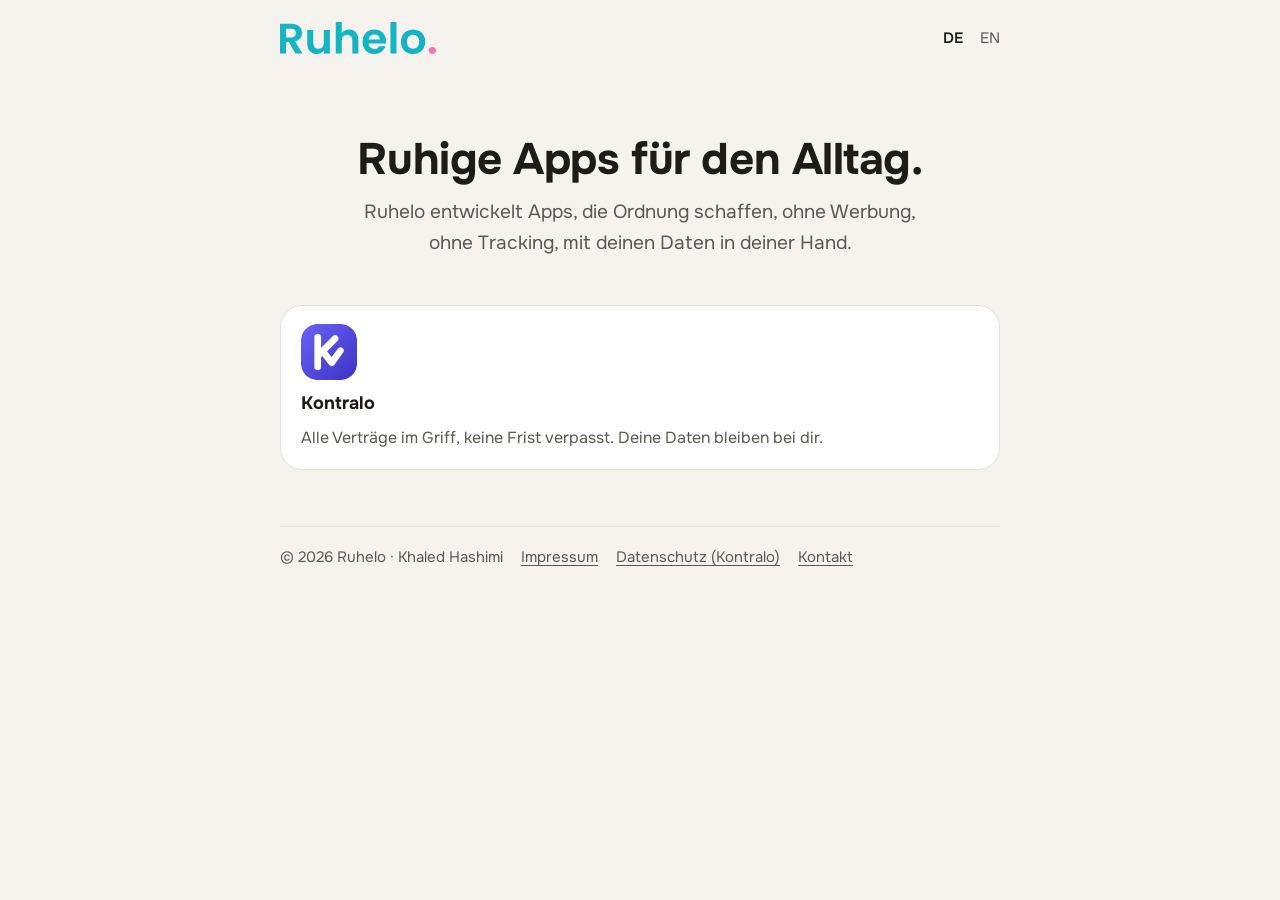
<file: index.html>
<!doctype html>
<html lang="de">
<head>
<meta charset="utf-8">
<meta name="viewport" content="width=device-width, initial-scale=1">
<title>Ruhelo – ruhige Apps für den Alltag</title>
<meta name="description" content="Ruhelo entwickelt Apps, die Ordnung schaffen, ohne Werbung, ohne Tracking, mit deinen Daten in deiner Hand.">
<link rel="icon" href="assets/ruhelo-icon.svg?v=3" type="image/svg+xml">
<link rel="stylesheet" href="assets/style.css?v=3">
</head>
<body>
<div class="wrap">
<header class="top">
  <a class="brand" href=""><img class="logo" src="assets/ruhelo-logo.svg" alt="Ruhelo" width="156" height="32" style="height:32px;width:auto"></a>
  <nav class="lang" aria-label="Sprache / Language">
    <a href="" hreflang="de" aria-current="page">DE</a>
    <a href="en/" hreflang="en">EN</a>
  </nav>
</header>
<main>

<section class="hero">
  <h1>Ruhige Apps für den Alltag.</h1>
  <p class="lead">Ruhelo entwickelt Apps, die Ordnung schaffen, ohne Werbung, ohne Tracking, mit deinen Daten in deiner Hand.</p>
</section>
<div class="grid">
  <a class="card" href="kontralo/" style="text-decoration:none">
    <img src="assets/kontralo-icon.svg" alt="" width="56" height="56" style="border-radius:16px">
    <h3 style="color:var(--text)">Kontralo</h3>
    <p>Alle Verträge im Griff, keine Frist verpasst. Deine Daten bleiben bei dir.</p>
  </a>
</div>

</main>
<footer>
  <span>© 2026 Ruhelo · Khaled Hashimi</span>
  <a href="impressum/">Impressum</a>
  <a href="kontralo/datenschutz/">Datenschutz (Kontralo)</a>
  <a href="mailto:ruhelo.apps@gmail.com">Kontakt</a>
</footer>
</div>
</body>
</html>
</file>
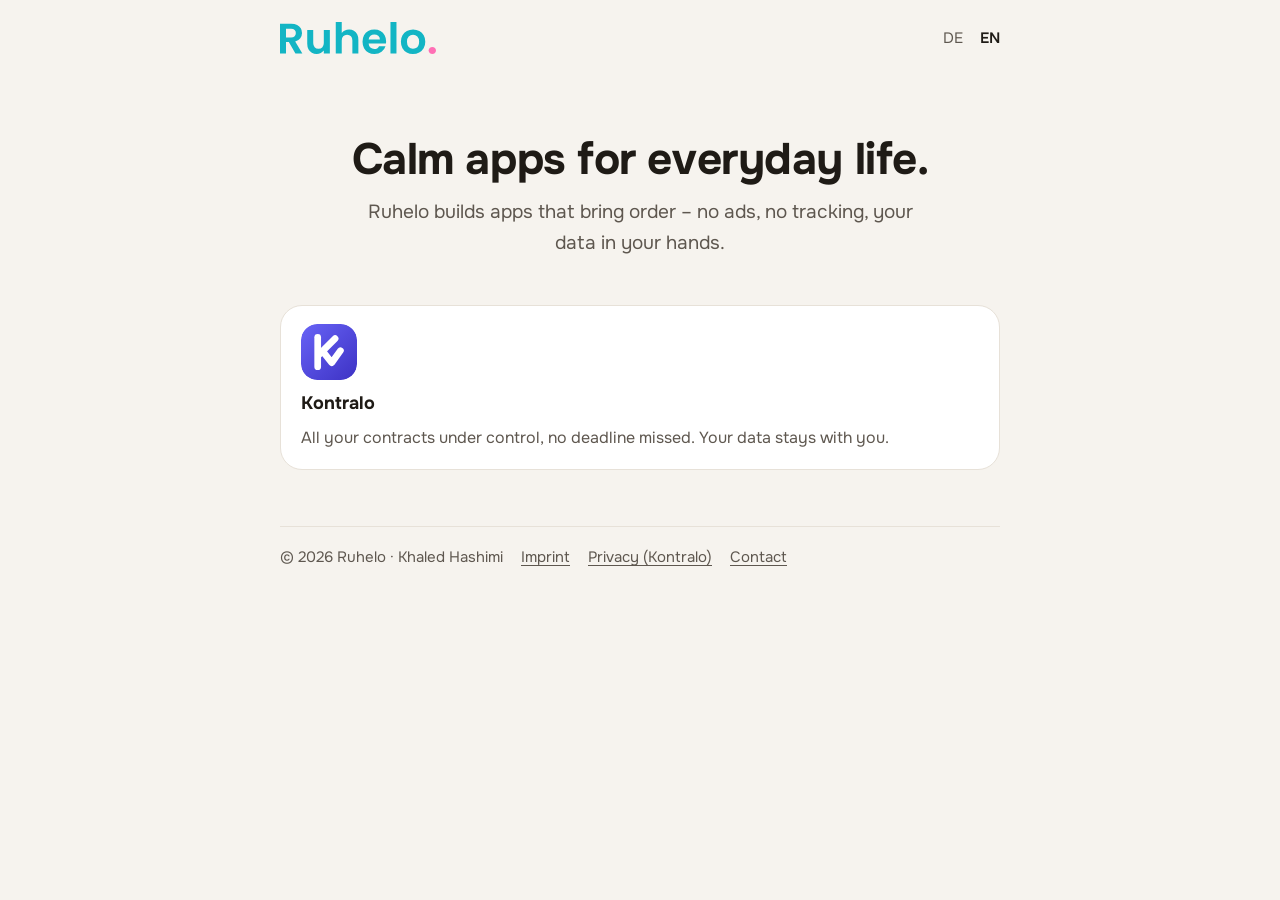
<file: en/index.html>
<!doctype html>
<html lang="en">
<head>
<meta charset="utf-8">
<meta name="viewport" content="width=device-width, initial-scale=1">
<title>Ruhelo – calm apps for everyday life</title>
<meta name="description" content="Ruhelo builds apps that bring order – no ads, no tracking, your data in your hands.">
<link rel="icon" href="../assets/ruhelo-icon.svg?v=3" type="image/svg+xml">
<link rel="stylesheet" href="../assets/style.css?v=3">
</head>
<body>
<div class="wrap">
<header class="top">
  <a class="brand" href="../en/"><img class="logo" src="../assets/ruhelo-logo.svg" alt="Ruhelo" width="156" height="32" style="height:32px;width:auto"></a>
  <nav class="lang" aria-label="Sprache / Language">
    <a href="../" hreflang="de">DE</a>
    <a href="../en/" hreflang="en" aria-current="page">EN</a>
  </nav>
</header>
<main>

<section class="hero">
  <h1>Calm apps for everyday life.</h1>
  <p class="lead">Ruhelo builds apps that bring order – no ads, no tracking, your data in your hands.</p>
</section>
<div class="grid">
  <a class="card" href="../kontralo/en/" style="text-decoration:none">
    <img src="../assets/kontralo-icon.svg" alt="" width="56" height="56" style="border-radius:16px">
    <h3 style="color:var(--text)">Kontralo</h3>
    <p>All your contracts under control, no deadline missed. Your data stays with you.</p>
  </a>
</div>

</main>
<footer>
  <span>© 2026 Ruhelo · Khaled Hashimi</span>
  <a href="../en/imprint/">Imprint</a>
  <a href="../kontralo/en/privacy/">Privacy (Kontralo)</a>
  <a href="mailto:ruhelo.apps@gmail.com">Contact</a>
</footer>
</div>
</body>
</html>
</file>
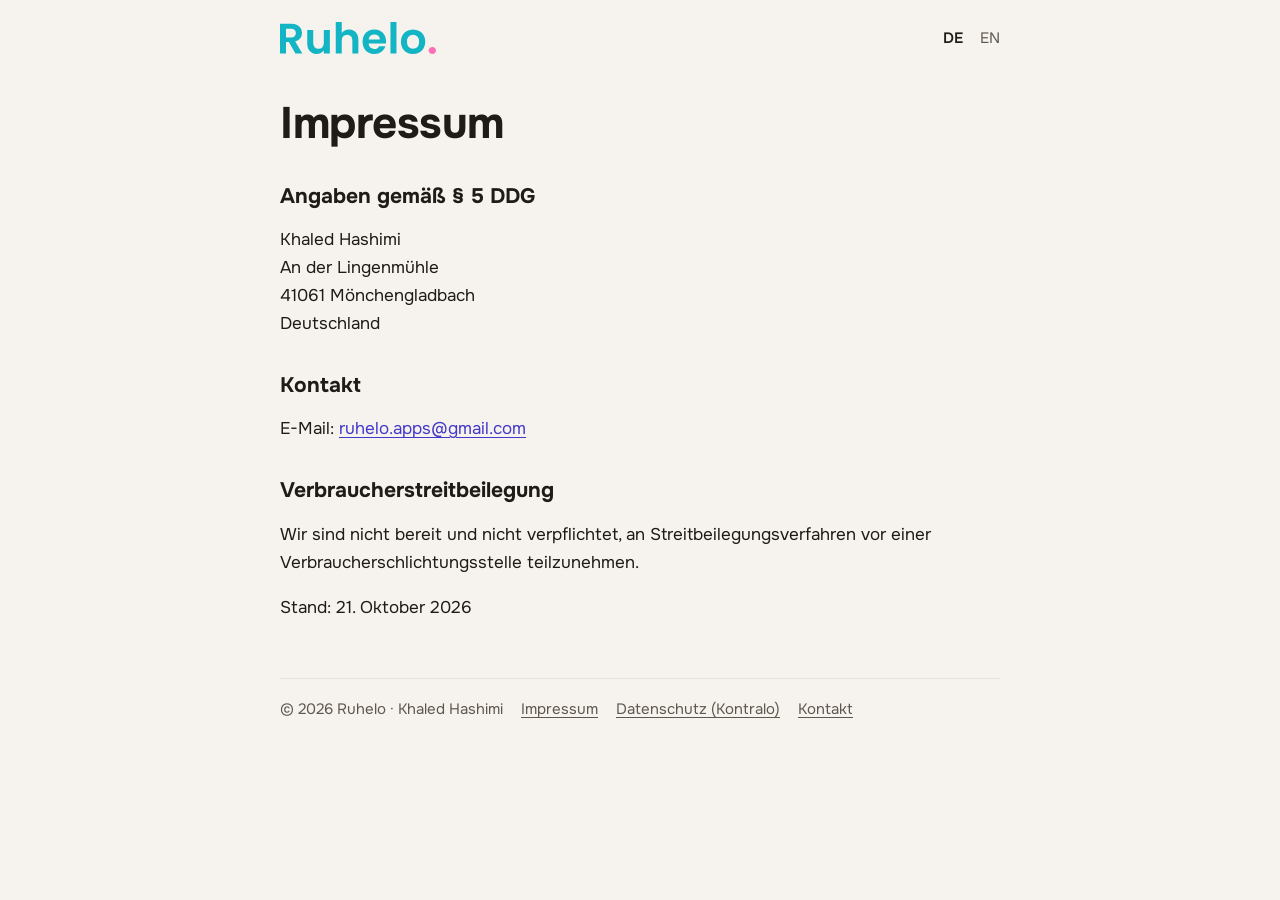
<file: impressum/index.html>
<!doctype html>
<html lang="de">
<head>
<meta charset="utf-8">
<meta name="viewport" content="width=device-width, initial-scale=1">
<title>Impressum – Ruhelo</title>
<meta name="description" content="Impressum von Ruhelo (Khaled Hashimi).">
<link rel="icon" href="../assets/ruhelo-icon.svg?v=3" type="image/svg+xml">
<link rel="stylesheet" href="../assets/style.css?v=3">
</head>
<body>
<div class="wrap">
<header class="top">
  <a class="brand" href="../"><img class="logo" src="../assets/ruhelo-logo.svg" alt="Ruhelo" width="156" height="32" style="height:32px;width:auto"></a>
  <nav class="lang" aria-label="Sprache / Language">
    <a href="../impressum/" hreflang="de" aria-current="page">DE</a>
    <a href="../en/imprint/" hreflang="en">EN</a>
  </nav>
</header>
<main>

<article class="legal">
<h1>Impressum</h1>
<h2>Angaben gemäß § 5 DDG</h2>
<p>Khaled Hashimi<br>An der Lingenmühle<br>41061 Mönchengladbach<br>Deutschland</p>
<h2>Kontakt</h2>
<p>E-Mail: <a href="mailto:ruhelo.apps@gmail.com">ruhelo.apps@gmail.com</a></p>
<h2>Verbraucherstreitbeilegung</h2>
<p>Wir sind nicht bereit und nicht verpflichtet, an Streitbeilegungsverfahren vor einer Verbraucherschlichtungsstelle teilzunehmen.</p>
<p>Stand: 21. Oktober 2026</p>
</article>

</main>
<footer>
  <span>© 2026 Ruhelo · Khaled Hashimi</span>
  <a href="../impressum/">Impressum</a>
  <a href="../kontralo/datenschutz/">Datenschutz (Kontralo)</a>
  <a href="mailto:ruhelo.apps@gmail.com">Kontakt</a>
</footer>
</div>
</body>
</html>
</file>
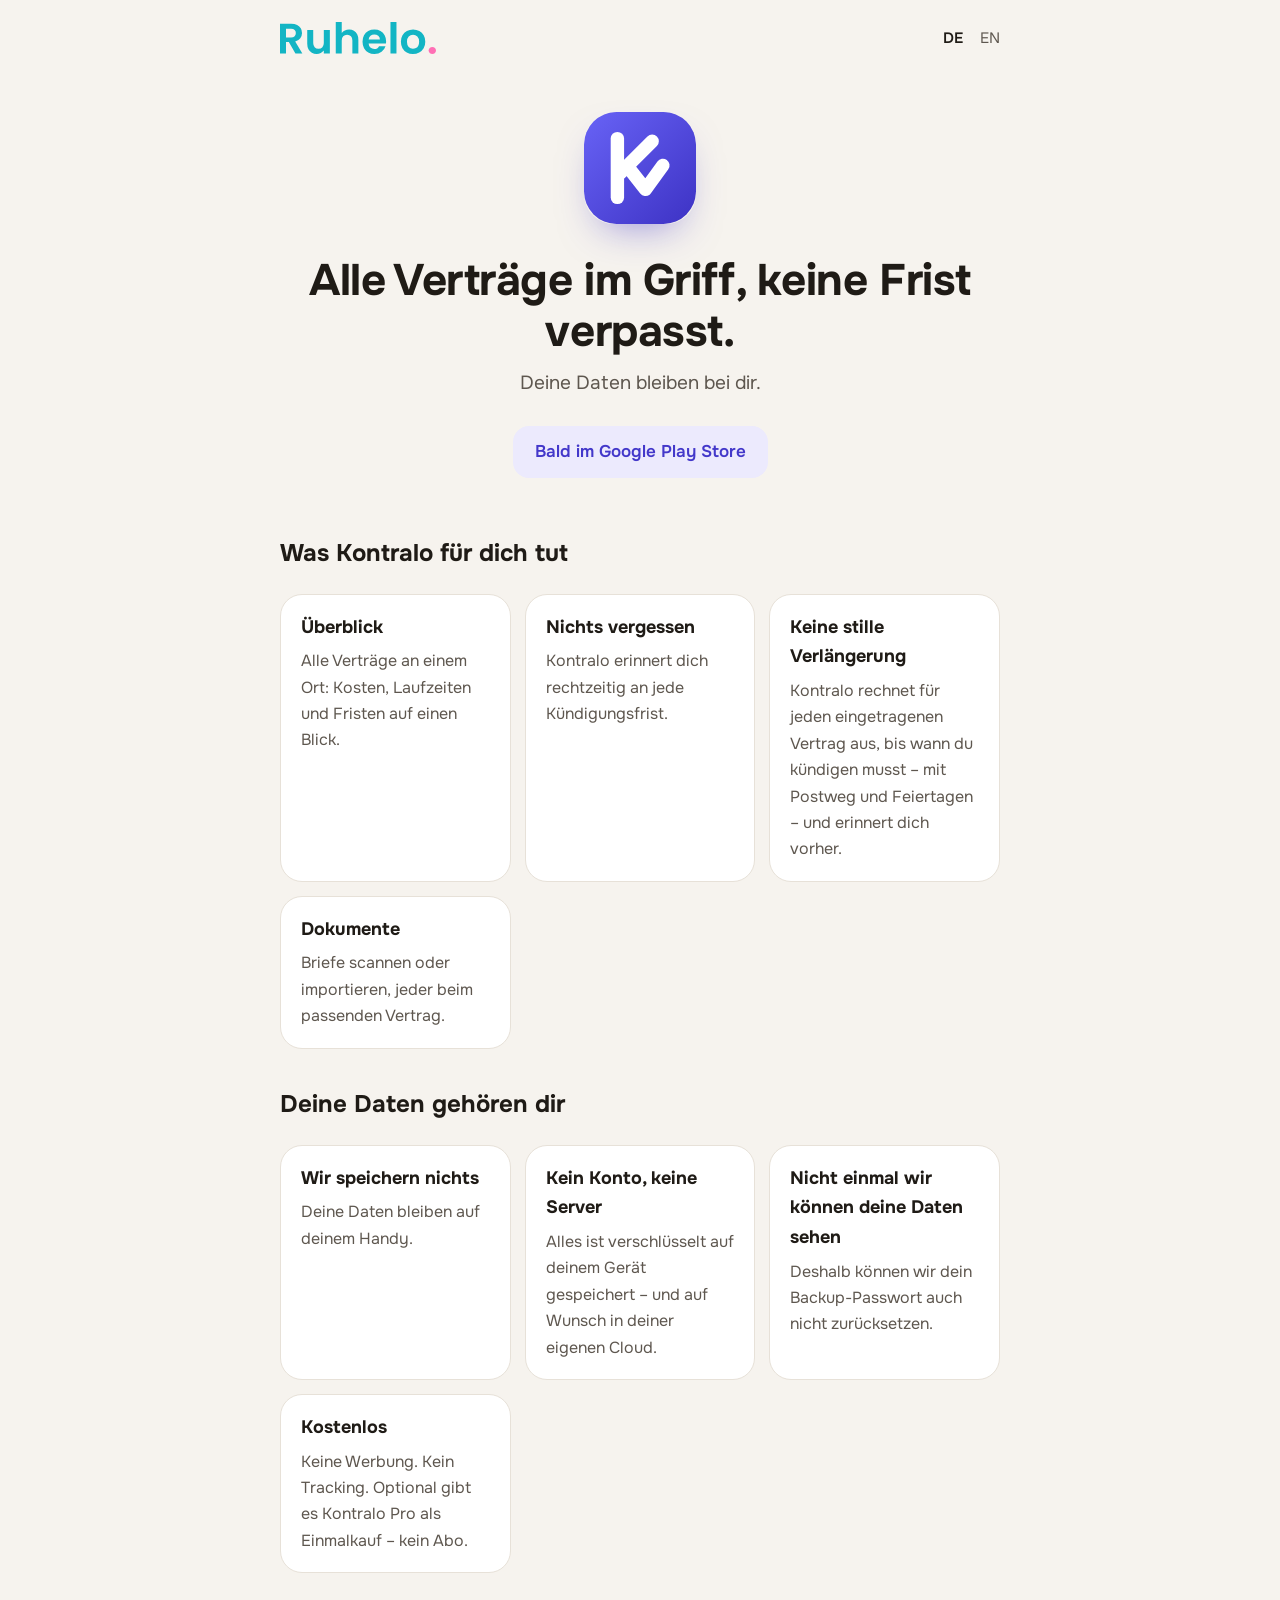
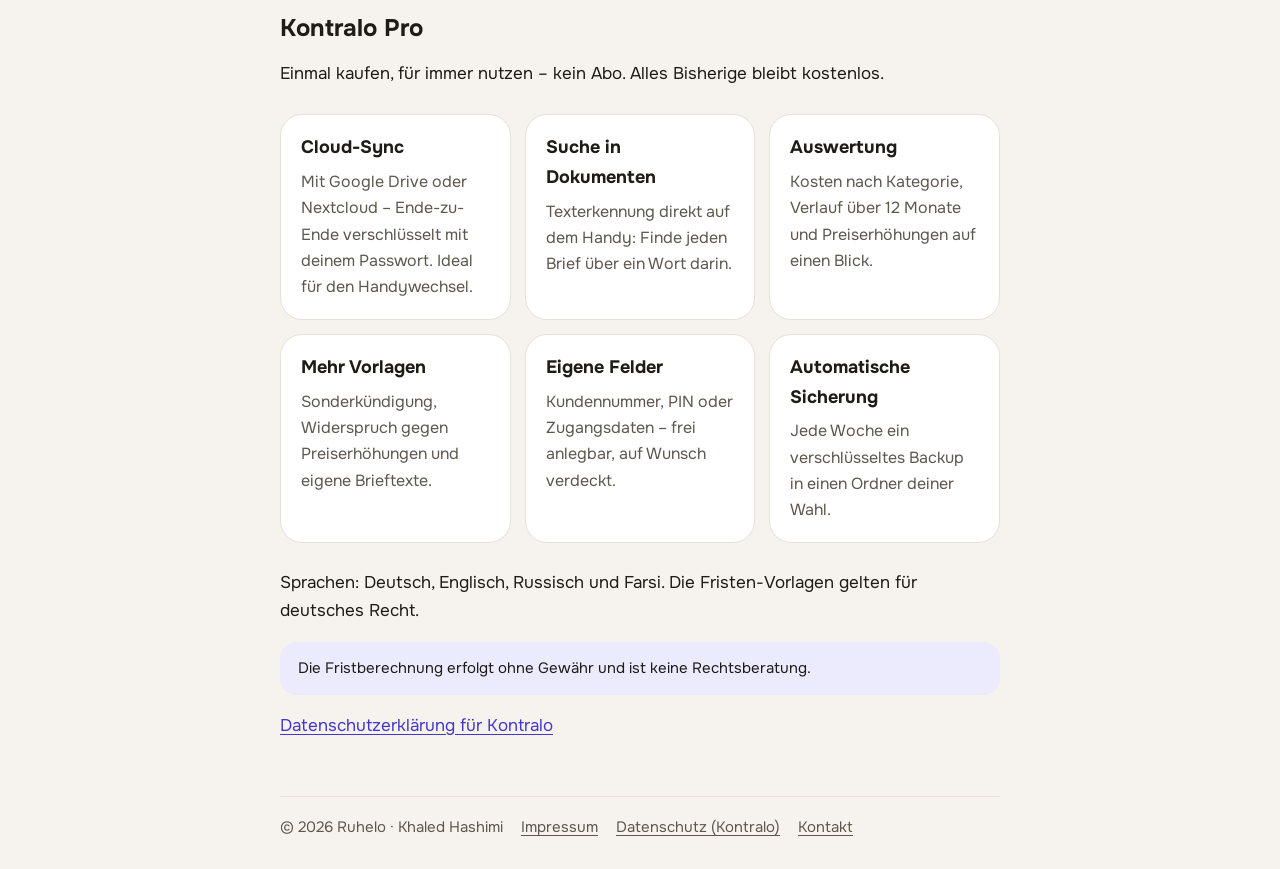
<file: kontralo/index.html>
<!doctype html>
<html lang="de">
<head>
<meta charset="utf-8">
<meta name="viewport" content="width=device-width, initial-scale=1">
<title>Kontralo – Verträge und Kündigungsfristen im Griff</title>
<meta name="description" content="Alle Verträge an einem Ort, Erinnerungen an jede Kündigungsfrist, Briefe scannen – verschlüsselt auf deinem Handy, ohne Werbung und Tracking.">
<link rel="icon" href="../assets/kontralo-icon.svg?v=3" type="image/svg+xml">
<link rel="stylesheet" href="../assets/style.css?v=3">
</head>
<body>
<div class="wrap">
<header class="top">
  <a class="brand" href="../"><img class="logo" src="../assets/ruhelo-logo.svg" alt="Ruhelo" width="156" height="32" style="height:32px;width:auto"></a>
  <nav class="lang" aria-label="Sprache / Language">
    <a href="../kontralo/" hreflang="de" aria-current="page">DE</a>
    <a href="../kontralo/en/" hreflang="en">EN</a>
  </nav>
</header>
<main>

<section class="hero">
  <img class="icon" src="../assets/kontralo-icon.svg" alt="Kontralo">
  <h1>Alle Verträge im Griff, keine Frist verpasst.</h1>
  <p class="lead">Deine Daten bleiben bei dir.</p>
  <span class="badge soon">Bald im Google Play Store</span>
</section>

<h2>Was Kontralo für dich tut</h2>
<div class="grid">
  <div class="card"><h3>Überblick</h3><p>Alle Verträge an einem Ort: Kosten, Laufzeiten und Fristen auf einen Blick.</p></div>
  <div class="card"><h3>Nichts vergessen</h3><p>Kontralo erinnert dich rechtzeitig an jede Kündigungsfrist.</p></div>
  <div class="card"><h3>Keine stille Verlängerung</h3><p>Kontralo rechnet für jeden eingetragenen Vertrag aus, bis wann du kündigen musst – mit Postweg und Feiertagen – und erinnert dich vorher.</p></div>
  <div class="card"><h3>Dokumente</h3><p>Briefe scannen oder importieren, jeder beim passenden Vertrag.</p></div>
</div>

<h2>Deine Daten gehören dir</h2>
<div class="grid">
  <div class="card"><h3>Wir speichern nichts</h3><p>Deine Daten bleiben auf deinem Handy.</p></div>
  <div class="card"><h3>Kein Konto, keine Server</h3><p>Alles ist verschlüsselt auf deinem Gerät gespeichert – und auf Wunsch in deiner eigenen Cloud.</p></div>
  <div class="card"><h3>Nicht einmal wir können deine Daten sehen</h3><p>Deshalb können wir dein Backup-Passwort auch nicht zurücksetzen.</p></div>
  <div class="card"><h3>Kostenlos</h3><p>Keine Werbung. Kein Tracking. Optional gibt es Kontralo Pro als Einmalkauf – kein Abo.</p></div>
</div>

<h2>Kontralo Pro</h2>
<p>Einmal kaufen, für immer nutzen – kein Abo. Alles Bisherige bleibt kostenlos.</p>
<div class="grid">
  <div class="card"><h3>Cloud-Sync</h3><p>Mit Google Drive oder Nextcloud – Ende-zu-Ende verschlüsselt mit deinem Passwort. Ideal für den Handywechsel.</p></div>
  <div class="card"><h3>Suche in Dokumenten</h3><p>Texterkennung direkt auf dem Handy: Finde jeden Brief über ein Wort darin.</p></div>
  <div class="card"><h3>Auswertung</h3><p>Kosten nach Kategorie, Verlauf über 12 Monate und Preiserhöhungen auf einen Blick.</p></div>
  <div class="card"><h3>Mehr Vorlagen</h3><p>Sonderkündigung, Widerspruch gegen Preiserhöhungen und eigene Brieftexte.</p></div>
  <div class="card"><h3>Eigene Felder</h3><p>Kundennummer, PIN oder Zugangsdaten – frei anlegbar, auf Wunsch verdeckt.</p></div>
  <div class="card"><h3>Automatische Sicherung</h3><p>Jede Woche ein verschlüsseltes Backup in einen Ordner deiner Wahl.</p></div>
</div>

<p>Sprachen: Deutsch, Englisch, Russisch und Farsi. Die Fristen-Vorlagen gelten für deutsches Recht.</p>
<p class="note">Die Fristberechnung erfolgt ohne Gewähr und ist keine Rechtsberatung.</p>
<p><a href="datenschutz/">Datenschutzerklärung für Kontralo</a></p>

</main>
<footer>
  <span>© 2026 Ruhelo · Khaled Hashimi</span>
  <a href="../impressum/">Impressum</a>
  <a href="../kontralo/datenschutz/">Datenschutz (Kontralo)</a>
  <a href="mailto:ruhelo.apps@gmail.com">Kontakt</a>
</footer>
</div>
</body>
</html>
</file>
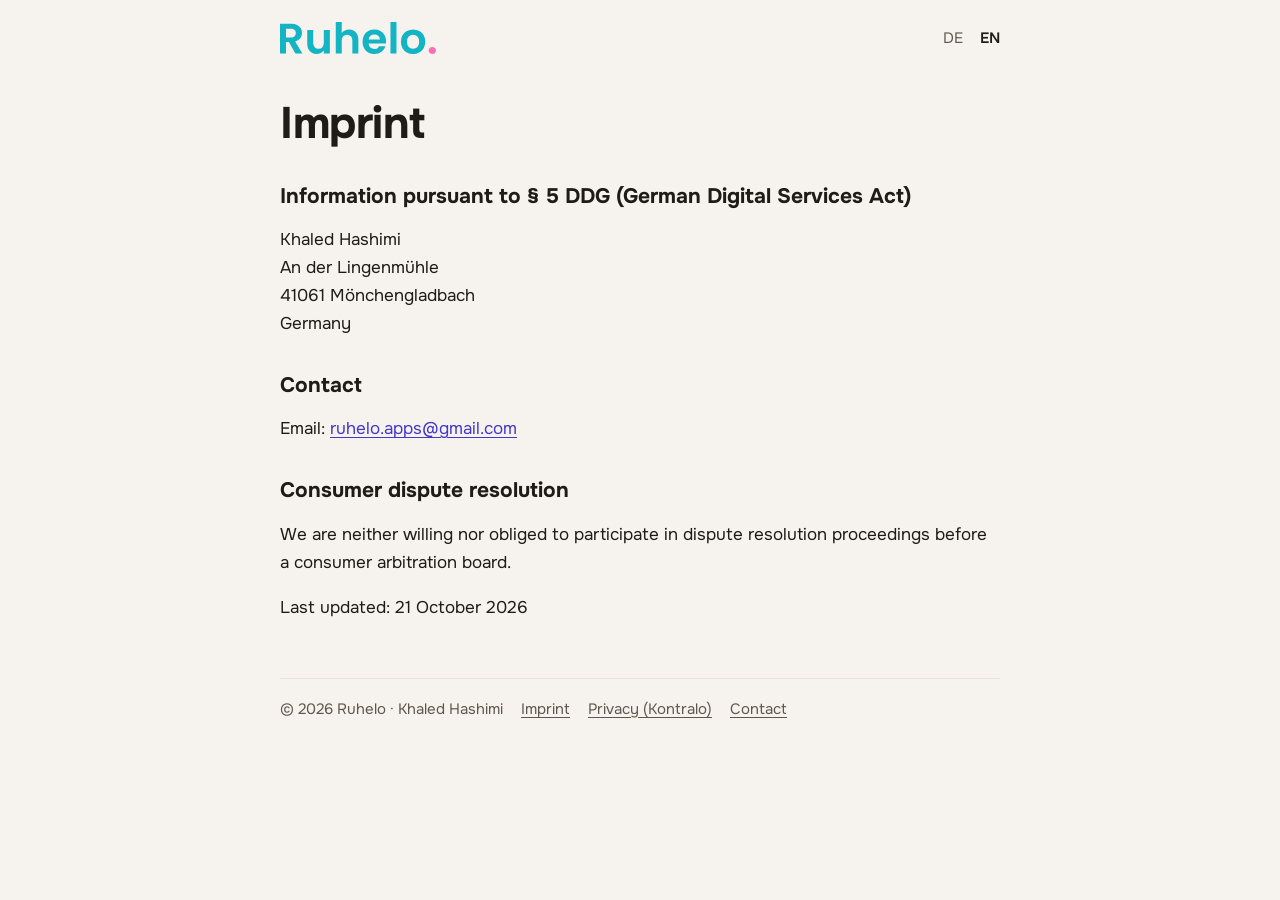
<file: en/imprint/index.html>
<!doctype html>
<html lang="en">
<head>
<meta charset="utf-8">
<meta name="viewport" content="width=device-width, initial-scale=1">
<title>Imprint – Ruhelo</title>
<meta name="description" content="Legal notice of Ruhelo (Khaled Hashimi).">
<link rel="icon" href="../../assets/ruhelo-icon.svg?v=3" type="image/svg+xml">
<link rel="stylesheet" href="../../assets/style.css?v=3">
</head>
<body>
<div class="wrap">
<header class="top">
  <a class="brand" href="../../en/"><img class="logo" src="../../assets/ruhelo-logo.svg" alt="Ruhelo" width="156" height="32" style="height:32px;width:auto"></a>
  <nav class="lang" aria-label="Sprache / Language">
    <a href="../../impressum/" hreflang="de">DE</a>
    <a href="../../en/imprint/" hreflang="en" aria-current="page">EN</a>
  </nav>
</header>
<main>

<article class="legal">
<h1>Imprint</h1>
<h2>Information pursuant to § 5 DDG (German Digital Services Act)</h2>
<p>Khaled Hashimi<br>An der Lingenmühle<br>41061 Mönchengladbach<br>Germany</p>
<h2>Contact</h2>
<p>Email: <a href="mailto:ruhelo.apps@gmail.com">ruhelo.apps@gmail.com</a></p>
<h2>Consumer dispute resolution</h2>
<p>We are neither willing nor obliged to participate in dispute resolution proceedings before a consumer arbitration board.</p>
<p>Last updated: 21 October 2026</p>
</article>

</main>
<footer>
  <span>© 2026 Ruhelo · Khaled Hashimi</span>
  <a href="../../en/imprint/">Imprint</a>
  <a href="../../kontralo/en/privacy/">Privacy (Kontralo)</a>
  <a href="mailto:ruhelo.apps@gmail.com">Contact</a>
</footer>
</div>
</body>
</html>
</file>
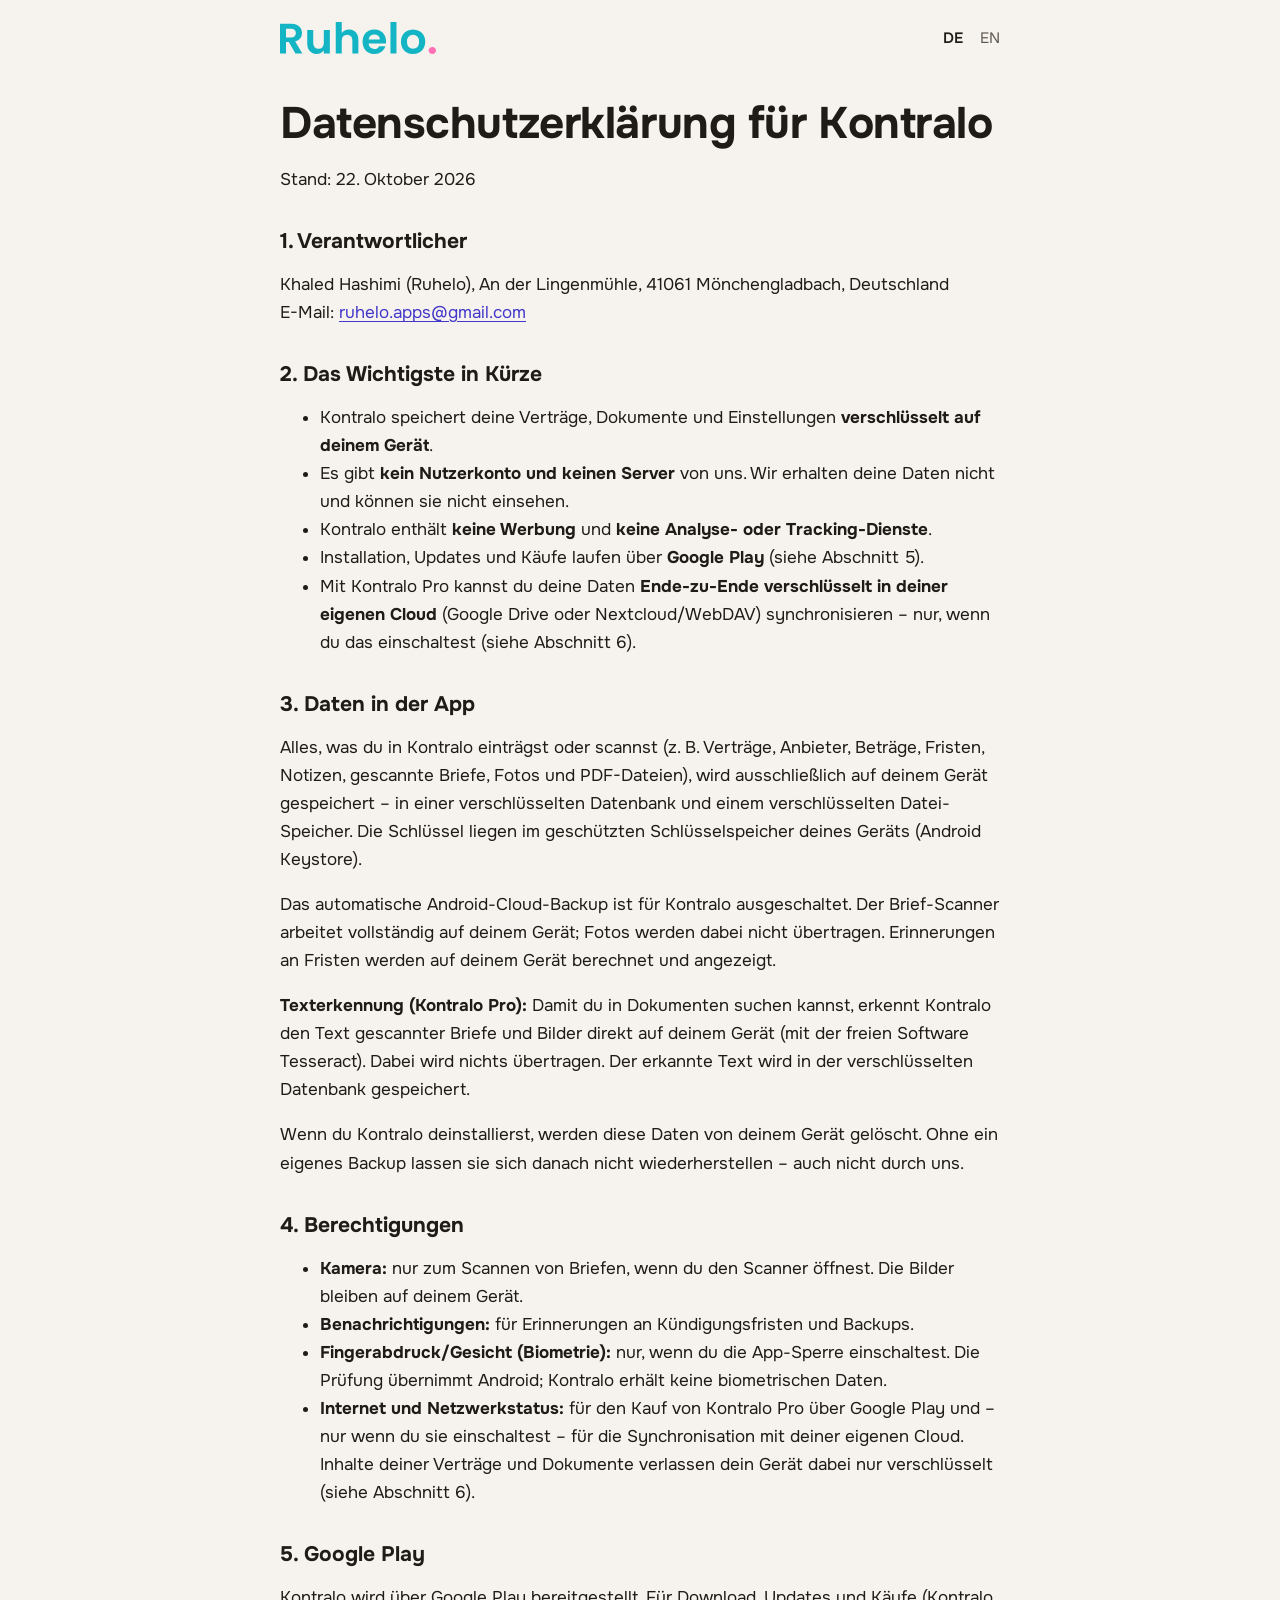
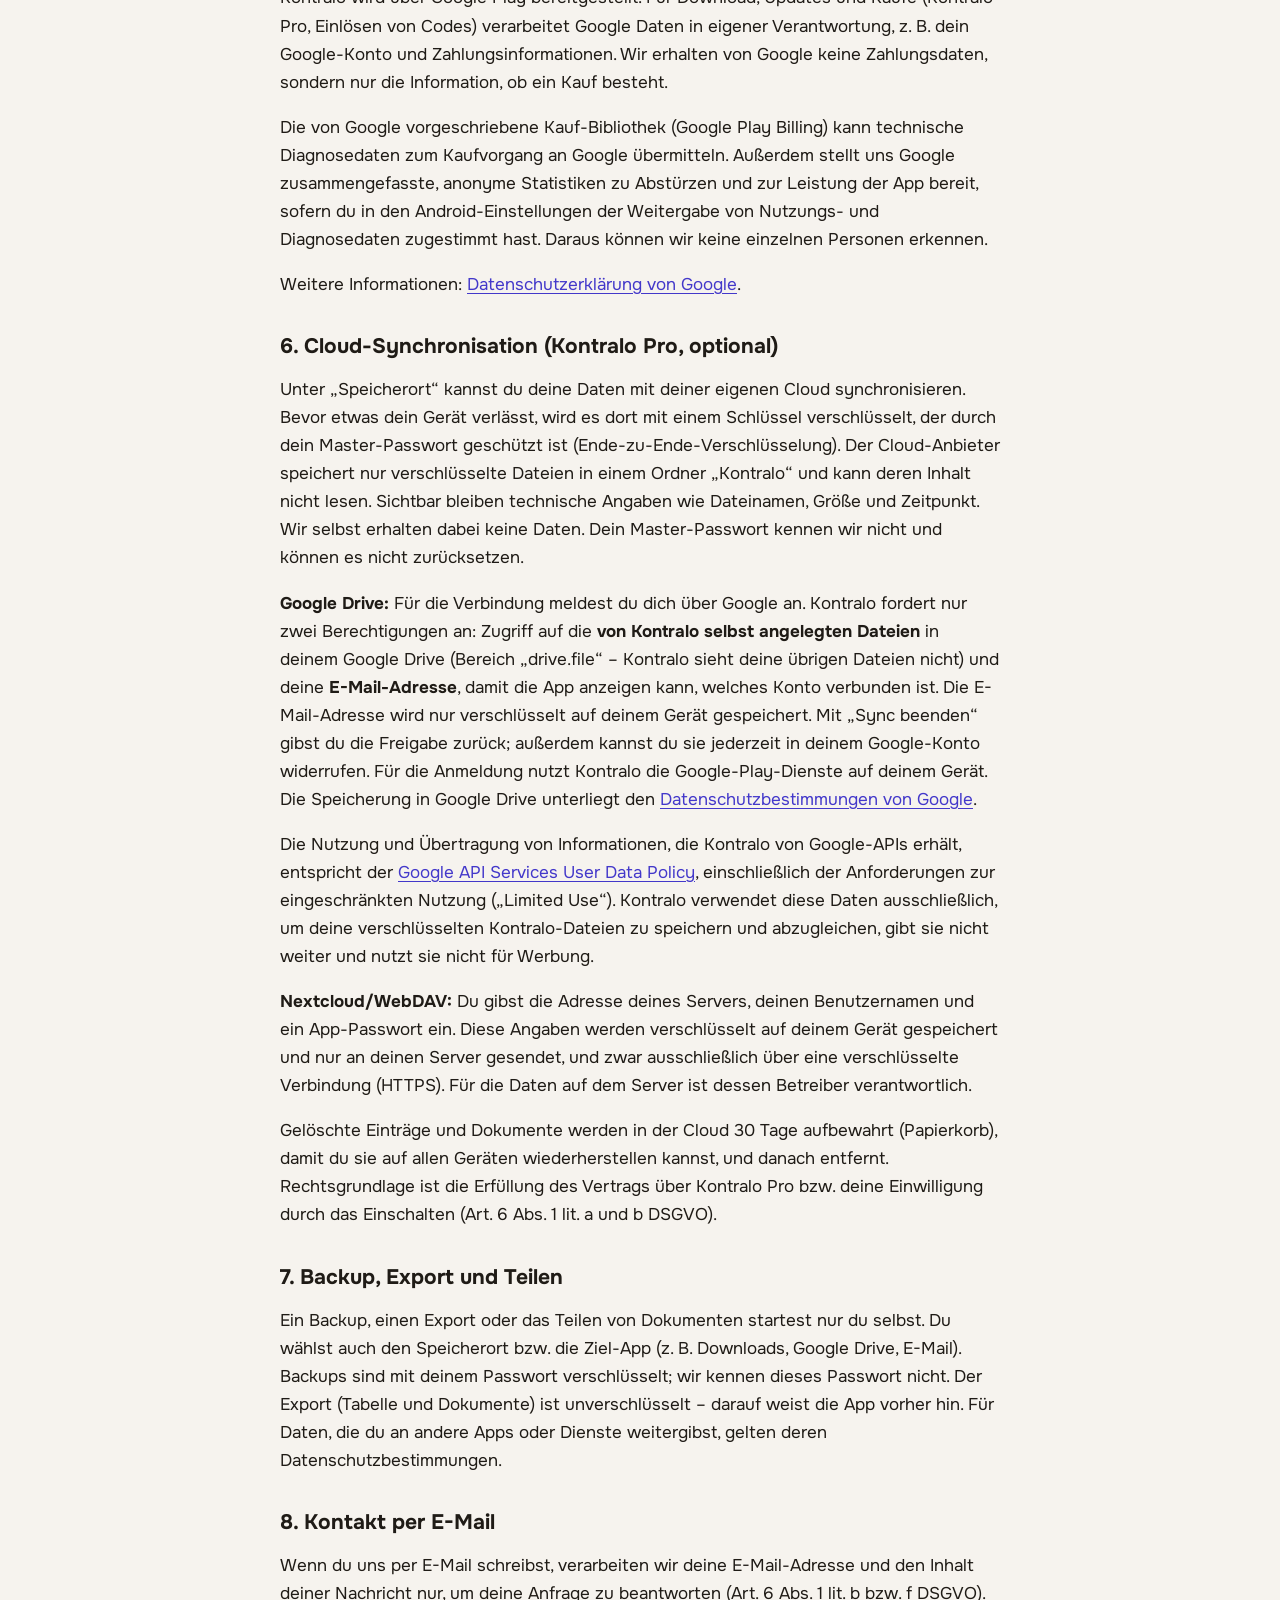
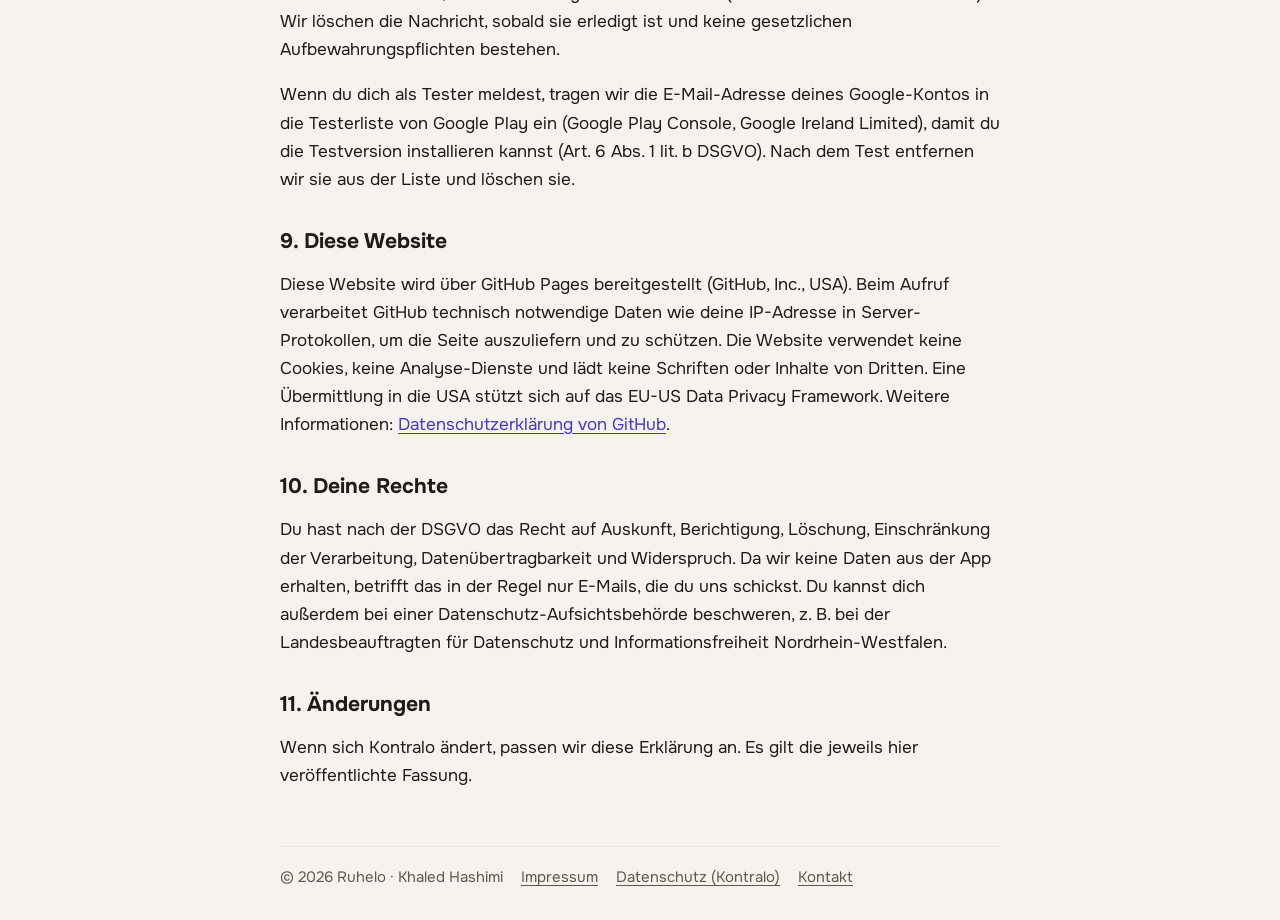
<file: kontralo/datenschutz/index.html>
<!doctype html>
<html lang="de">
<head>
<meta charset="utf-8">
<meta name="viewport" content="width=device-width, initial-scale=1">
<title>Datenschutzerklärung – Kontralo</title>
<meta name="description" content="Datenschutzerklärung der App Kontralo und dieser Website.">
<link rel="icon" href="../../assets/kontralo-icon.svg?v=3" type="image/svg+xml">
<link rel="stylesheet" href="../../assets/style.css?v=3">
</head>
<body>
<div class="wrap">
<header class="top">
  <a class="brand" href="../../"><img class="logo" src="../../assets/ruhelo-logo.svg" alt="Ruhelo" width="156" height="32" style="height:32px;width:auto"></a>
  <nav class="lang" aria-label="Sprache / Language">
    <a href="../../kontralo/datenschutz/" hreflang="de" aria-current="page">DE</a>
    <a href="../../kontralo/en/privacy/" hreflang="en">EN</a>
  </nav>
</header>
<main>

<article class="legal">
<h1>Datenschutzerklärung für Kontralo</h1>
<p>Stand: 22. Oktober 2026</p>

<h2>1. Verantwortlicher</h2>
<p>Khaled Hashimi (Ruhelo), An der Lingenmühle, 41061 Mönchengladbach, Deutschland<br>
E-Mail: <a href="mailto:ruhelo.apps@gmail.com">ruhelo.apps@gmail.com</a></p>

<h2>2. Das Wichtigste in Kürze</h2>
<ul>
  <li>Kontralo speichert deine Verträge, Dokumente und Einstellungen <strong>verschlüsselt auf deinem Gerät</strong>.</li>
  <li>Es gibt <strong>kein Nutzerkonto und keinen Server</strong> von uns. Wir erhalten deine Daten nicht und können sie nicht einsehen.</li>
  <li>Kontralo enthält <strong>keine Werbung</strong> und <strong>keine Analyse- oder Tracking-Dienste</strong>.</li>
  <li>Installation, Updates und Käufe laufen über <strong>Google Play</strong> (siehe Abschnitt 5).</li>
  <li>Mit Kontralo Pro kannst du deine Daten <strong>Ende-zu-Ende verschlüsselt in deiner eigenen Cloud</strong> (Google Drive oder Nextcloud/WebDAV) synchronisieren – nur, wenn du das einschaltest (siehe Abschnitt 6).</li>
</ul>

<h2>3. Daten in der App</h2>
<p>Alles, was du in Kontralo einträgst oder scannst (z. B. Verträge, Anbieter, Beträge, Fristen, Notizen, gescannte Briefe, Fotos und PDF-Dateien), wird ausschließlich auf deinem Gerät gespeichert – in einer verschlüsselten Datenbank und einem verschlüsselten Datei-Speicher. Die Schlüssel liegen im geschützten Schlüsselspeicher deines Geräts (Android Keystore).</p>
<p>Das automatische Android-Cloud-Backup ist für Kontralo ausgeschaltet. Der Brief-Scanner arbeitet vollständig auf deinem Gerät; Fotos werden dabei nicht übertragen. Erinnerungen an Fristen werden auf deinem Gerät berechnet und angezeigt.</p>
<p><strong>Texterkennung (Kontralo Pro):</strong> Damit du in Dokumenten suchen kannst, erkennt Kontralo den Text gescannter Briefe und Bilder direkt auf deinem Gerät (mit der freien Software Tesseract). Dabei wird nichts übertragen. Der erkannte Text wird in der verschlüsselten Datenbank gespeichert.</p>
<p>Wenn du Kontralo deinstallierst, werden diese Daten von deinem Gerät gelöscht. Ohne ein eigenes Backup lassen sie sich danach nicht wiederherstellen – auch nicht durch uns.</p>

<h2>4. Berechtigungen</h2>
<ul>
  <li><strong>Kamera:</strong> nur zum Scannen von Briefen, wenn du den Scanner öffnest. Die Bilder bleiben auf deinem Gerät.</li>
  <li><strong>Benachrichtigungen:</strong> für Erinnerungen an Kündigungsfristen und Backups.</li>
  <li><strong>Fingerabdruck/Gesicht (Biometrie):</strong> nur, wenn du die App-Sperre einschaltest. Die Prüfung übernimmt Android; Kontralo erhält keine biometrischen Daten.</li>
  <li><strong>Internet und Netzwerkstatus:</strong> für den Kauf von Kontralo Pro über Google Play und – nur wenn du sie einschaltest – für die Synchronisation mit deiner eigenen Cloud. Inhalte deiner Verträge und Dokumente verlassen dein Gerät dabei nur verschlüsselt (siehe Abschnitt 6).</li>
</ul>

<h2>5. Google Play</h2>
<p>Kontralo wird über Google Play bereitgestellt. Für Download, Updates und Käufe (Kontralo Pro, Einlösen von Codes) verarbeitet Google Daten in eigener Verantwortung, z. B. dein Google-Konto und Zahlungsinformationen. Wir erhalten von Google keine Zahlungsdaten, sondern nur die Information, ob ein Kauf besteht.</p>
<p>Die von Google vorgeschriebene Kauf-Bibliothek (Google Play Billing) kann technische Diagnosedaten zum Kaufvorgang an Google übermitteln. Außerdem stellt uns Google zusammengefasste, anonyme Statistiken zu Abstürzen und zur Leistung der App bereit, sofern du in den Android-Einstellungen der Weitergabe von Nutzungs- und Diagnosedaten zugestimmt hast. Daraus können wir keine einzelnen Personen erkennen.</p>
<p>Weitere Informationen: <a href="https://policies.google.com/privacy" rel="noopener">Datenschutzerklärung von Google</a>.</p>

<h2>6. Cloud-Synchronisation (Kontralo Pro, optional)</h2>
<p>Unter „Speicherort“ kannst du deine Daten mit deiner eigenen Cloud synchronisieren. Bevor etwas dein Gerät verlässt, wird es dort mit einem Schlüssel verschlüsselt, der durch dein Master-Passwort geschützt ist (Ende-zu-Ende-Verschlüsselung). Der Cloud-Anbieter speichert nur verschlüsselte Dateien in einem Ordner „Kontralo“ und kann deren Inhalt nicht lesen. Sichtbar bleiben technische Angaben wie Dateinamen, Größe und Zeitpunkt. Wir selbst erhalten dabei keine Daten. Dein Master-Passwort kennen wir nicht und können es nicht zurücksetzen.</p>
<p><strong>Google Drive:</strong> Für die Verbindung meldest du dich über Google an. Kontralo fordert nur zwei Berechtigungen an: Zugriff auf die <strong>von Kontralo selbst angelegten Dateien</strong> in deinem Google Drive (Bereich „drive.file“ – Kontralo sieht deine übrigen Dateien nicht) und deine <strong>E-Mail-Adresse</strong>, damit die App anzeigen kann, welches Konto verbunden ist. Die E-Mail-Adresse wird nur verschlüsselt auf deinem Gerät gespeichert. Mit „Sync beenden“ gibst du die Freigabe zurück; außerdem kannst du sie jederzeit in deinem Google-Konto widerrufen. Für die Anmeldung nutzt Kontralo die Google-Play-Dienste auf deinem Gerät. Die Speicherung in Google Drive unterliegt den <a href="https://policies.google.com/privacy" rel="noopener">Datenschutzbestimmungen von Google</a>.</p>
<p>Die Nutzung und Übertragung von Informationen, die Kontralo von Google-APIs erhält, entspricht der <a href="https://developers.google.com/terms/api-services-user-data-policy" rel="noopener">Google API Services User Data Policy</a>, einschließlich der Anforderungen zur eingeschränkten Nutzung („Limited Use“). Kontralo verwendet diese Daten ausschließlich, um deine verschlüsselten Kontralo-Dateien zu speichern und abzugleichen, gibt sie nicht weiter und nutzt sie nicht für Werbung.</p>
<p><strong>Nextcloud/WebDAV:</strong> Du gibst die Adresse deines Servers, deinen Benutzernamen und ein App-Passwort ein. Diese Angaben werden verschlüsselt auf deinem Gerät gespeichert und nur an deinen Server gesendet, und zwar ausschließlich über eine verschlüsselte Verbindung (HTTPS). Für die Daten auf dem Server ist dessen Betreiber verantwortlich.</p>
<p>Gelöschte Einträge und Dokumente werden in der Cloud 30 Tage aufbewahrt (Papierkorb), damit du sie auf allen Geräten wiederherstellen kannst, und danach entfernt. Rechtsgrundlage ist die Erfüllung des Vertrags über Kontralo Pro bzw. deine Einwilligung durch das Einschalten (Art. 6 Abs. 1 lit. a und b DSGVO).</p>

<h2>7. Backup, Export und Teilen</h2>
<p>Ein Backup, einen Export oder das Teilen von Dokumenten startest nur du selbst. Du wählst auch den Speicherort bzw. die Ziel-App (z. B. Downloads, Google Drive, E-Mail). Backups sind mit deinem Passwort verschlüsselt; wir kennen dieses Passwort nicht. Der Export (Tabelle und Dokumente) ist unverschlüsselt – darauf weist die App vorher hin. Für Daten, die du an andere Apps oder Dienste weitergibst, gelten deren Datenschutzbestimmungen.</p>

<h2>8. Kontakt per E-Mail</h2>
<p>Wenn du uns per E-Mail schreibst, verarbeiten wir deine E-Mail-Adresse und den Inhalt deiner Nachricht nur, um deine Anfrage zu beantworten (Art. 6 Abs. 1 lit. b bzw. f DSGVO). Wir löschen die Nachricht, sobald sie erledigt ist und keine gesetzlichen Aufbewahrungspflichten bestehen.</p>
<p>Wenn du dich als Tester meldest, tragen wir die E-Mail-Adresse deines Google-Kontos in die Testerliste von Google Play ein (Google Play Console, Google Ireland Limited), damit du die Testversion installieren kannst (Art. 6 Abs. 1 lit. b DSGVO). Nach dem Test entfernen wir sie aus der Liste und löschen sie.</p>

<h2>9. Diese Website</h2>
<p>Diese Website wird über GitHub Pages bereitgestellt (GitHub, Inc., USA). Beim Aufruf verarbeitet GitHub technisch notwendige Daten wie deine IP-Adresse in Server-Protokollen, um die Seite auszuliefern und zu schützen. Die Website verwendet keine Cookies, keine Analyse-Dienste und lädt keine Schriften oder Inhalte von Dritten. Eine Übermittlung in die USA stützt sich auf das EU-US Data Privacy Framework. Weitere Informationen: <a href="https://docs.github.com/de/site-policy/privacy-policies/github-general-privacy-statement" rel="noopener">Datenschutzerklärung von GitHub</a>.</p>

<h2>10. Deine Rechte</h2>
<p>Du hast nach der DSGVO das Recht auf Auskunft, Berichtigung, Löschung, Einschränkung der Verarbeitung, Datenübertragbarkeit und Widerspruch. Da wir keine Daten aus der App erhalten, betrifft das in der Regel nur E-Mails, die du uns schickst. Du kannst dich außerdem bei einer Datenschutz-Aufsichtsbehörde beschweren, z. B. bei der Landesbeauftragten für Datenschutz und Informationsfreiheit Nordrhein-Westfalen.</p>

<h2>11. Änderungen</h2>
<p>Wenn sich Kontralo ändert, passen wir diese Erklärung an. Es gilt die jeweils hier veröffentlichte Fassung.</p>
</article>

</main>
<footer>
  <span>© 2026 Ruhelo · Khaled Hashimi</span>
  <a href="../../impressum/">Impressum</a>
  <a href="../../kontralo/datenschutz/">Datenschutz (Kontralo)</a>
  <a href="mailto:ruhelo.apps@gmail.com">Kontakt</a>
</footer>
</div>
</body>
</html>
</file>
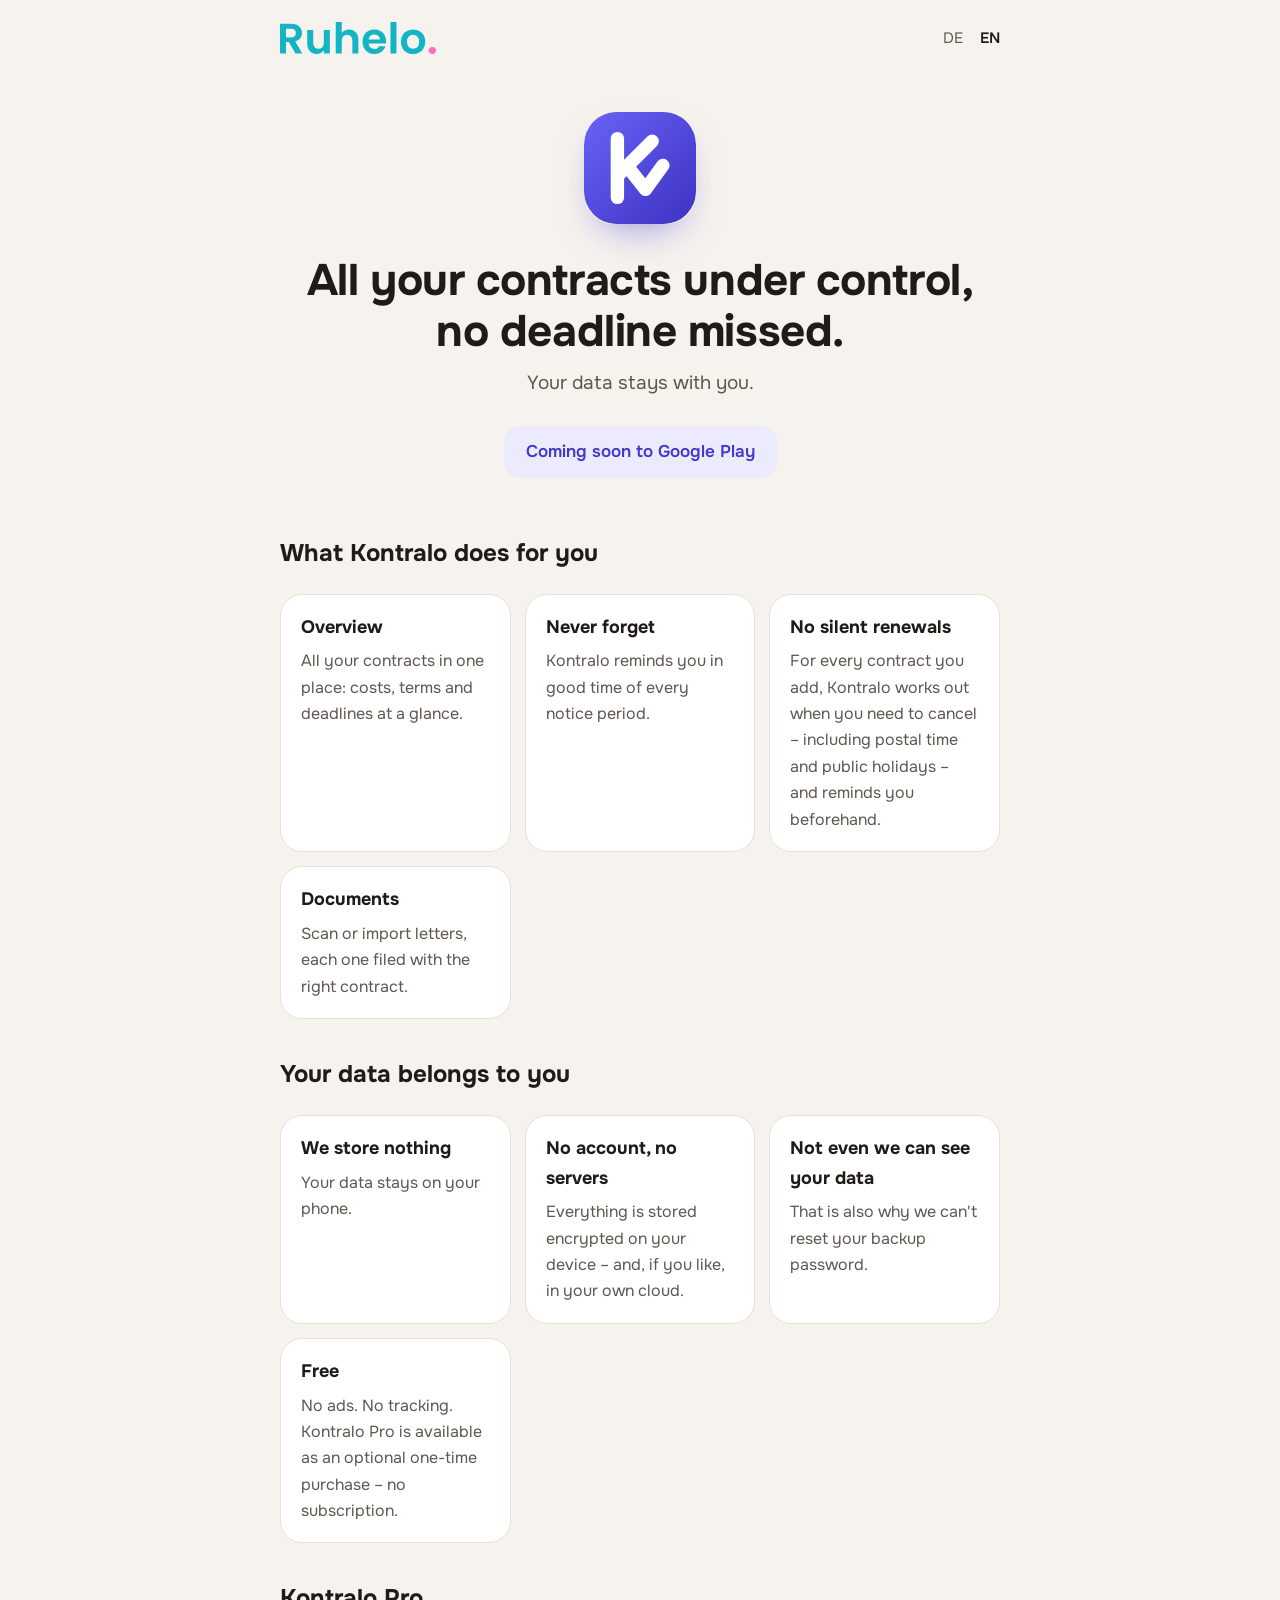
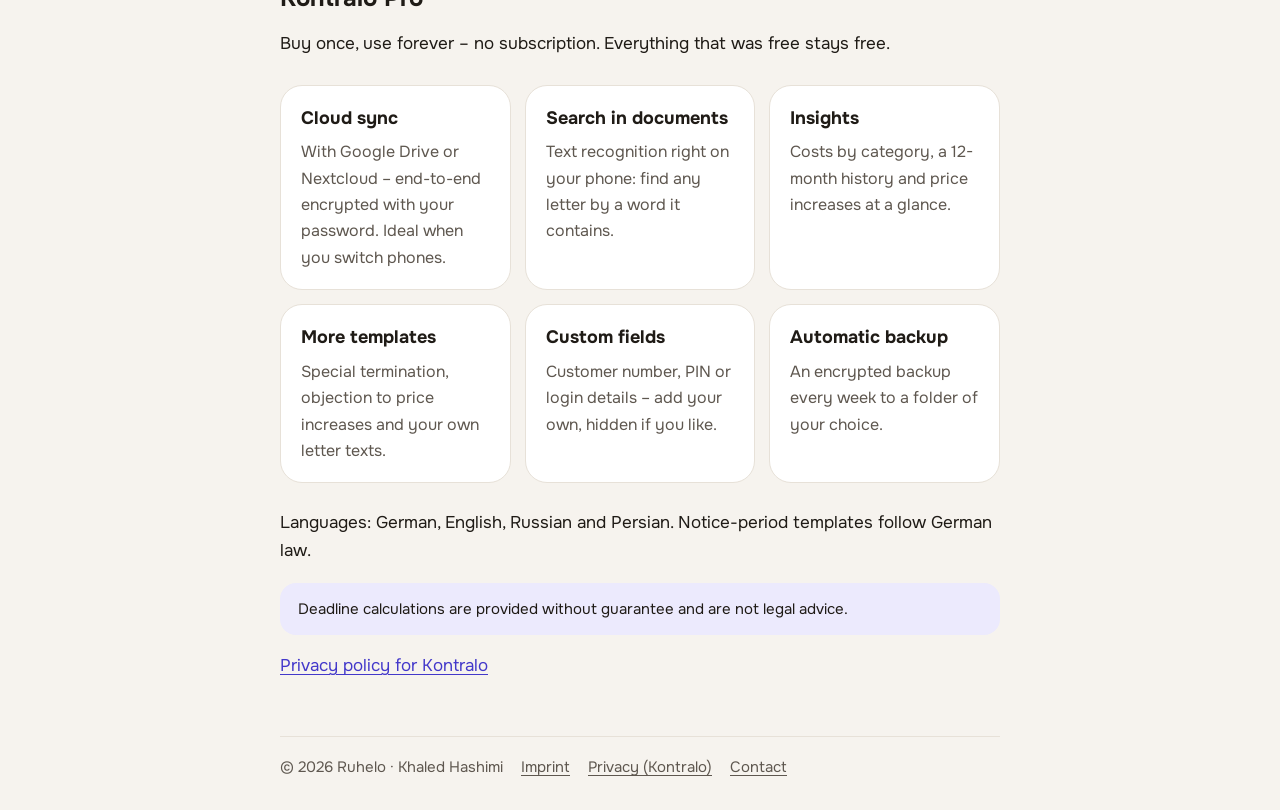
<file: kontralo/en/index.html>
<!doctype html>
<html lang="en">
<head>
<meta charset="utf-8">
<meta name="viewport" content="width=device-width, initial-scale=1">
<title>Kontralo – contracts and notice periods under control</title>
<meta name="description" content="All your contracts in one place, reminders for every notice period, scan letters – encrypted on your phone, no ads, no tracking.">
<link rel="icon" href="../../assets/kontralo-icon.svg?v=3" type="image/svg+xml">
<link rel="stylesheet" href="../../assets/style.css?v=3">
</head>
<body>
<div class="wrap">
<header class="top">
  <a class="brand" href="../../en/"><img class="logo" src="../../assets/ruhelo-logo.svg" alt="Ruhelo" width="156" height="32" style="height:32px;width:auto"></a>
  <nav class="lang" aria-label="Sprache / Language">
    <a href="../../kontralo/" hreflang="de">DE</a>
    <a href="../../kontralo/en/" hreflang="en" aria-current="page">EN</a>
  </nav>
</header>
<main>

<section class="hero">
  <img class="icon" src="../../assets/kontralo-icon.svg" alt="Kontralo">
  <h1>All your contracts under control, no deadline missed.</h1>
  <p class="lead">Your data stays with you.</p>
  <span class="badge soon">Coming soon to Google Play</span>
</section>

<h2>What Kontralo does for you</h2>
<div class="grid">
  <div class="card"><h3>Overview</h3><p>All your contracts in one place: costs, terms and deadlines at a glance.</p></div>
  <div class="card"><h3>Never forget</h3><p>Kontralo reminds you in good time of every notice period.</p></div>
  <div class="card"><h3>No silent renewals</h3><p>For every contract you add, Kontralo works out when you need to cancel – including postal time and public holidays – and reminds you beforehand.</p></div>
  <div class="card"><h3>Documents</h3><p>Scan or import letters, each one filed with the right contract.</p></div>
</div>

<h2>Your data belongs to you</h2>
<div class="grid">
  <div class="card"><h3>We store nothing</h3><p>Your data stays on your phone.</p></div>
  <div class="card"><h3>No account, no servers</h3><p>Everything is stored encrypted on your device – and, if you like, in your own cloud.</p></div>
  <div class="card"><h3>Not even we can see your data</h3><p>That is also why we can't reset your backup password.</p></div>
  <div class="card"><h3>Free</h3><p>No ads. No tracking. Kontralo Pro is available as an optional one-time purchase – no subscription.</p></div>
</div>

<h2>Kontralo Pro</h2>
<p>Buy once, use forever – no subscription. Everything that was free stays free.</p>
<div class="grid">
  <div class="card"><h3>Cloud sync</h3><p>With Google Drive or Nextcloud – end-to-end encrypted with your password. Ideal when you switch phones.</p></div>
  <div class="card"><h3>Search in documents</h3><p>Text recognition right on your phone: find any letter by a word it contains.</p></div>
  <div class="card"><h3>Insights</h3><p>Costs by category, a 12-month history and price increases at a glance.</p></div>
  <div class="card"><h3>More templates</h3><p>Special termination, objection to price increases and your own letter texts.</p></div>
  <div class="card"><h3>Custom fields</h3><p>Customer number, PIN or login details – add your own, hidden if you like.</p></div>
  <div class="card"><h3>Automatic backup</h3><p>An encrypted backup every week to a folder of your choice.</p></div>
</div>

<p>Languages: German, English, Russian and Persian. Notice-period templates follow German law.</p>
<p class="note">Deadline calculations are provided without guarantee and are not legal advice.</p>
<p><a href="privacy/">Privacy policy for Kontralo</a></p>

</main>
<footer>
  <span>© 2026 Ruhelo · Khaled Hashimi</span>
  <a href="../../en/imprint/">Imprint</a>
  <a href="../../kontralo/en/privacy/">Privacy (Kontralo)</a>
  <a href="mailto:ruhelo.apps@gmail.com">Contact</a>
</footer>
</div>
</body>
</html>
</file>
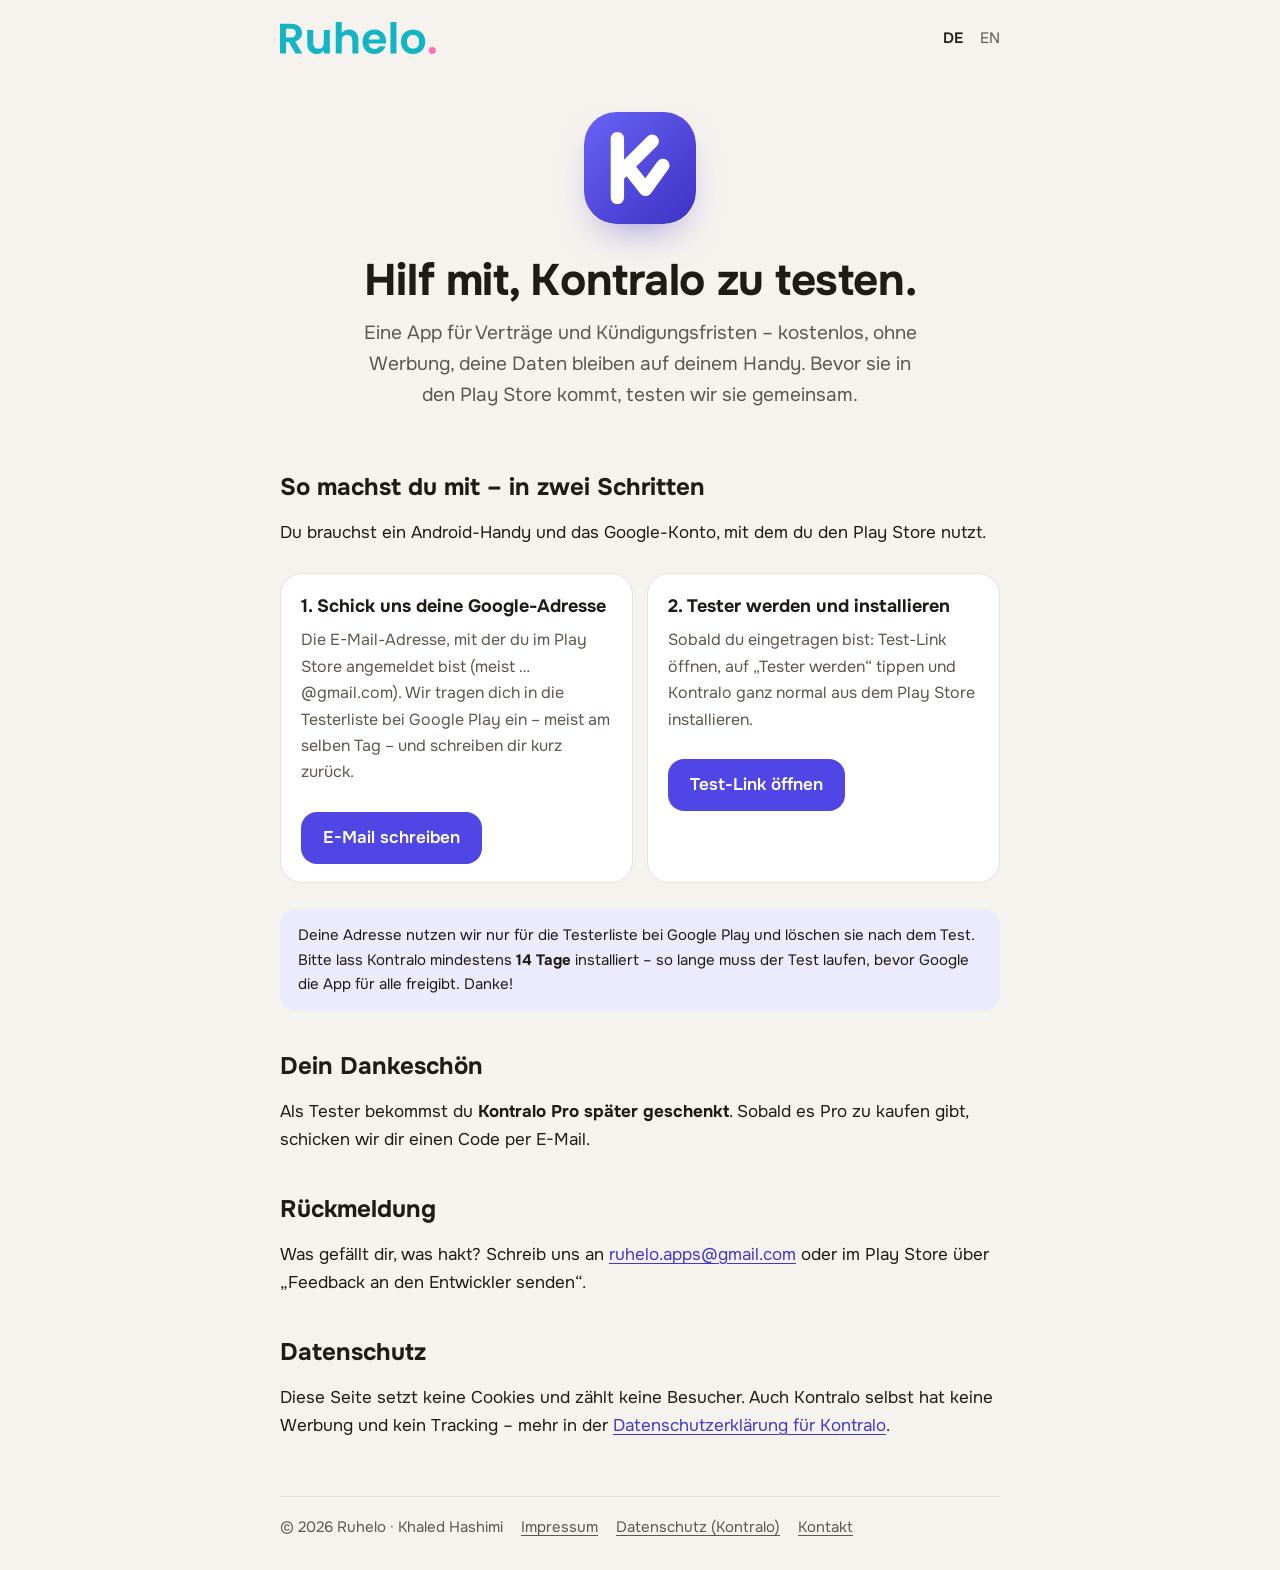
<file: kontralo/test/index.html>
<!doctype html>
<html lang="de">
<head>
<meta charset="utf-8">
<meta name="viewport" content="width=device-width, initial-scale=1">
<title>Kontralo testen – mach mit</title>
<meta name="description" content="Hilf mit, Kontralo zu testen: eine App für Verträge und Kündigungsfristen – kostenlos, ohne Werbung, deine Daten bleiben auf deinem Handy. In zwei Schritten dabei.">
<meta name="robots" content="noindex">
<link rel="icon" href="../../assets/kontralo-icon.svg?v=3" type="image/svg+xml">
<link rel="stylesheet" href="../../assets/style.css?v=3">
</head>
<body>
<div class="wrap">
<header class="top">
  <a class="brand" href="../../"><img class="logo" src="../../assets/ruhelo-logo.svg" alt="Ruhelo" width="156" height="32" style="height:32px;width:auto"></a>
  <nav class="lang" aria-label="Sprache / Language">
    <a href="../../kontralo/test/" hreflang="de" aria-current="page">DE</a>
    <a href="../../kontralo/en/test/" hreflang="en">EN</a>
  </nav>
</header>
<main>

<section class="hero">
  <img class="icon" src="../../assets/kontralo-icon.svg" alt="Kontralo">
  <h1>Hilf mit, Kontralo zu testen.</h1>
  <p class="lead">Eine App für Verträge und Kündigungsfristen – kostenlos, ohne Werbung, deine Daten bleiben auf deinem Handy. Bevor sie in den Play Store kommt, testen wir sie gemeinsam.</p>
</section>

<h2>So machst du mit – in zwei Schritten</h2>
<p>Du brauchst ein Android-Handy und das Google-Konto, mit dem du den Play Store nutzt.</p>
<div class="grid">
  <div class="card">
    <h3>1. Schick uns deine Google-Adresse</h3>
    <p>Die E-Mail-Adresse, mit der du im Play Store angemeldet bist (meist …@gmail.com). Wir tragen dich in die Testerliste bei Google Play ein – meist am selben Tag – und schreiben dir kurz zurück.</p>
    <a class="badge" href="mailto:ruhelo.apps@gmail.com?subject=Kontralo%20testen&amp;body=Hallo%2C%20ich%20m%C3%B6chte%20Kontralo%20testen.%0AMeine%20Google-Adresse%20%28Play%20Store%29%3A%20">E-Mail schreiben</a>
  </div>
  <div class="card">
    <h3>2. Tester werden und installieren</h3>
    <p>Sobald du eingetragen bist: Test-Link öffnen, auf „Tester werden“ tippen und Kontralo ganz normal aus dem Play Store installieren.</p>
    <a class="badge" href="https://play.google.com/apps/testing/app.ruhelo.kontralo">Test-Link öffnen</a>
  </div>
</div>
<p class="note">Deine Adresse nutzen wir nur für die Testerliste bei Google Play und löschen sie nach dem Test. Bitte lass Kontralo mindestens <strong>14 Tage</strong> installiert – so lange muss der Test laufen, bevor Google die App für alle freigibt. Danke!</p>

<h2>Dein Dankeschön</h2>
<p>Als Tester bekommst du <strong>Kontralo Pro später geschenkt</strong>. Sobald es Pro zu kaufen gibt, schicken wir dir einen Code per E-Mail.</p>

<h2>Rückmeldung</h2>
<p>Was gefällt dir, was hakt? Schreib uns an <a href="mailto:ruhelo.apps@gmail.com">ruhelo.apps@gmail.com</a> oder im Play Store über „Feedback an den Entwickler senden“.</p>

<h2>Datenschutz</h2>
<p>Diese Seite setzt keine Cookies und zählt keine Besucher. Auch Kontralo selbst hat keine Werbung und kein Tracking – mehr in der <a href="../datenschutz/">Datenschutzerklärung für Kontralo</a>.</p>

</main>
<footer>
  <span>© 2026 Ruhelo · Khaled Hashimi</span>
  <a href="../../impressum/">Impressum</a>
  <a href="../../kontralo/datenschutz/">Datenschutz (Kontralo)</a>
  <a href="mailto:ruhelo.apps@gmail.com">Kontakt</a>
</footer>
</div>
</body>
</html>
</file>
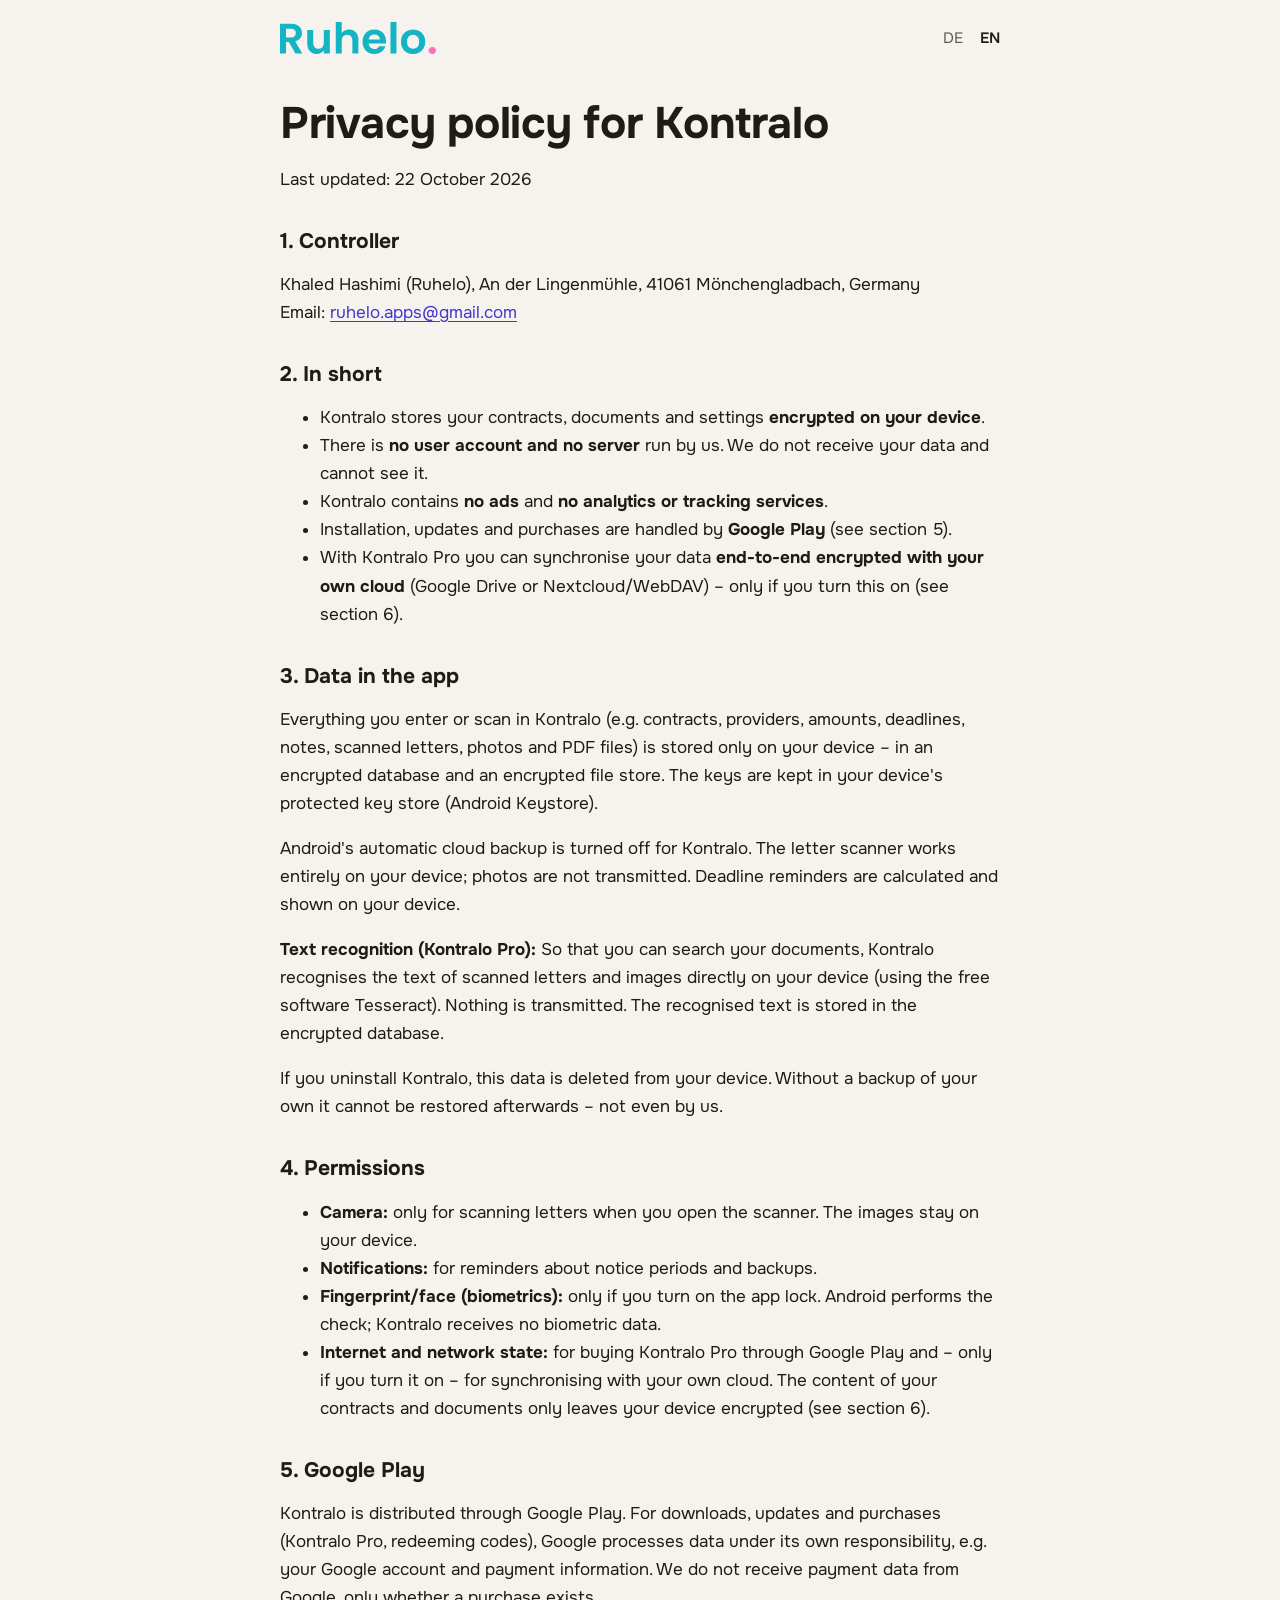
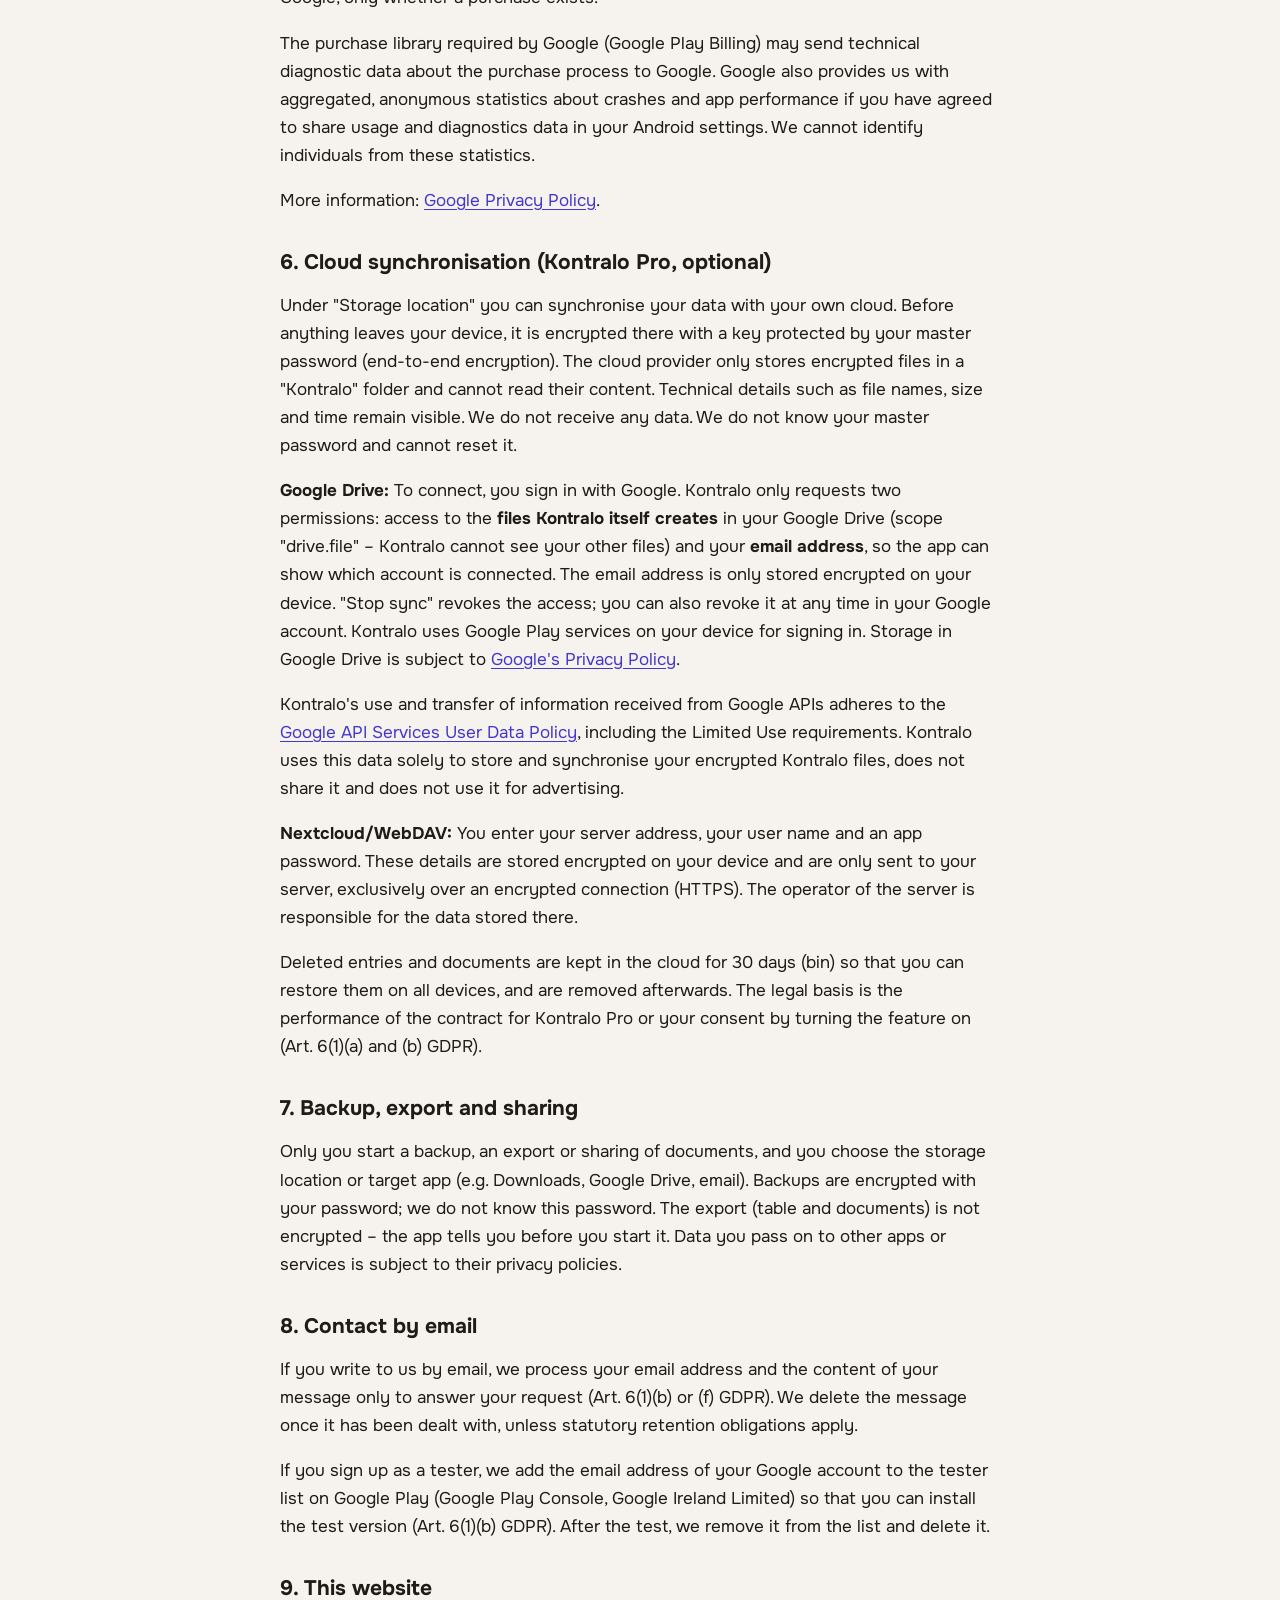
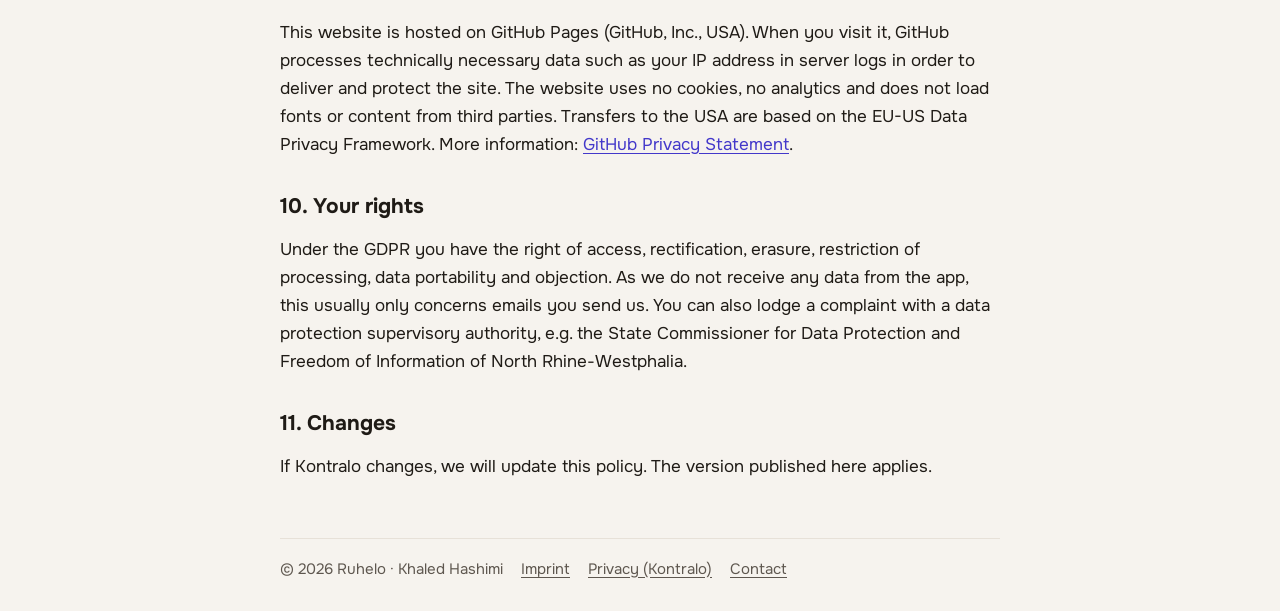
<file: kontralo/en/privacy/index.html>
<!doctype html>
<html lang="en">
<head>
<meta charset="utf-8">
<meta name="viewport" content="width=device-width, initial-scale=1">
<title>Privacy policy – Kontralo</title>
<meta name="description" content="Privacy policy for the Kontralo app and this website.">
<link rel="icon" href="../../../assets/kontralo-icon.svg?v=3" type="image/svg+xml">
<link rel="stylesheet" href="../../../assets/style.css?v=3">
</head>
<body>
<div class="wrap">
<header class="top">
  <a class="brand" href="../../../en/"><img class="logo" src="../../../assets/ruhelo-logo.svg" alt="Ruhelo" width="156" height="32" style="height:32px;width:auto"></a>
  <nav class="lang" aria-label="Sprache / Language">
    <a href="../../../kontralo/datenschutz/" hreflang="de">DE</a>
    <a href="../../../kontralo/en/privacy/" hreflang="en" aria-current="page">EN</a>
  </nav>
</header>
<main>

<article class="legal">
<h1>Privacy policy for Kontralo</h1>
<p>Last updated: 22 October 2026</p>

<h2>1. Controller</h2>
<p>Khaled Hashimi (Ruhelo), An der Lingenmühle, 41061 Mönchengladbach, Germany<br>
Email: <a href="mailto:ruhelo.apps@gmail.com">ruhelo.apps@gmail.com</a></p>

<h2>2. In short</h2>
<ul>
  <li>Kontralo stores your contracts, documents and settings <strong>encrypted on your device</strong>.</li>
  <li>There is <strong>no user account and no server</strong> run by us. We do not receive your data and cannot see it.</li>
  <li>Kontralo contains <strong>no ads</strong> and <strong>no analytics or tracking services</strong>.</li>
  <li>Installation, updates and purchases are handled by <strong>Google Play</strong> (see section 5).</li>
  <li>With Kontralo Pro you can synchronise your data <strong>end-to-end encrypted with your own cloud</strong> (Google Drive or Nextcloud/WebDAV) – only if you turn this on (see section 6).</li>
</ul>

<h2>3. Data in the app</h2>
<p>Everything you enter or scan in Kontralo (e.g. contracts, providers, amounts, deadlines, notes, scanned letters, photos and PDF files) is stored only on your device – in an encrypted database and an encrypted file store. The keys are kept in your device's protected key store (Android Keystore).</p>
<p>Android's automatic cloud backup is turned off for Kontralo. The letter scanner works entirely on your device; photos are not transmitted. Deadline reminders are calculated and shown on your device.</p>
<p><strong>Text recognition (Kontralo Pro):</strong> So that you can search your documents, Kontralo recognises the text of scanned letters and images directly on your device (using the free software Tesseract). Nothing is transmitted. The recognised text is stored in the encrypted database.</p>
<p>If you uninstall Kontralo, this data is deleted from your device. Without a backup of your own it cannot be restored afterwards – not even by us.</p>

<h2>4. Permissions</h2>
<ul>
  <li><strong>Camera:</strong> only for scanning letters when you open the scanner. The images stay on your device.</li>
  <li><strong>Notifications:</strong> for reminders about notice periods and backups.</li>
  <li><strong>Fingerprint/face (biometrics):</strong> only if you turn on the app lock. Android performs the check; Kontralo receives no biometric data.</li>
  <li><strong>Internet and network state:</strong> for buying Kontralo Pro through Google Play and – only if you turn it on – for synchronising with your own cloud. The content of your contracts and documents only leaves your device encrypted (see section 6).</li>
</ul>

<h2>5. Google Play</h2>
<p>Kontralo is distributed through Google Play. For downloads, updates and purchases (Kontralo Pro, redeeming codes), Google processes data under its own responsibility, e.g. your Google account and payment information. We do not receive payment data from Google, only whether a purchase exists.</p>
<p>The purchase library required by Google (Google Play Billing) may send technical diagnostic data about the purchase process to Google. Google also provides us with aggregated, anonymous statistics about crashes and app performance if you have agreed to share usage and diagnostics data in your Android settings. We cannot identify individuals from these statistics.</p>
<p>More information: <a href="https://policies.google.com/privacy" rel="noopener">Google Privacy Policy</a>.</p>

<h2>6. Cloud synchronisation (Kontralo Pro, optional)</h2>
<p>Under "Storage location" you can synchronise your data with your own cloud. Before anything leaves your device, it is encrypted there with a key protected by your master password (end-to-end encryption). The cloud provider only stores encrypted files in a "Kontralo" folder and cannot read their content. Technical details such as file names, size and time remain visible. We do not receive any data. We do not know your master password and cannot reset it.</p>
<p><strong>Google Drive:</strong> To connect, you sign in with Google. Kontralo only requests two permissions: access to the <strong>files Kontralo itself creates</strong> in your Google Drive (scope "drive.file" – Kontralo cannot see your other files) and your <strong>email address</strong>, so the app can show which account is connected. The email address is only stored encrypted on your device. "Stop sync" revokes the access; you can also revoke it at any time in your Google account. Kontralo uses Google Play services on your device for signing in. Storage in Google Drive is subject to <a href="https://policies.google.com/privacy" rel="noopener">Google's Privacy Policy</a>.</p>
<p>Kontralo's use and transfer of information received from Google APIs adheres to the <a href="https://developers.google.com/terms/api-services-user-data-policy" rel="noopener">Google API Services User Data Policy</a>, including the Limited Use requirements. Kontralo uses this data solely to store and synchronise your encrypted Kontralo files, does not share it and does not use it for advertising.</p>
<p><strong>Nextcloud/WebDAV:</strong> You enter your server address, your user name and an app password. These details are stored encrypted on your device and are only sent to your server, exclusively over an encrypted connection (HTTPS). The operator of the server is responsible for the data stored there.</p>
<p>Deleted entries and documents are kept in the cloud for 30 days (bin) so that you can restore them on all devices, and are removed afterwards. The legal basis is the performance of the contract for Kontralo Pro or your consent by turning the feature on (Art. 6(1)(a) and (b) GDPR).</p>

<h2>7. Backup, export and sharing</h2>
<p>Only you start a backup, an export or sharing of documents, and you choose the storage location or target app (e.g. Downloads, Google Drive, email). Backups are encrypted with your password; we do not know this password. The export (table and documents) is not encrypted – the app tells you before you start it. Data you pass on to other apps or services is subject to their privacy policies.</p>

<h2>8. Contact by email</h2>
<p>If you write to us by email, we process your email address and the content of your message only to answer your request (Art. 6(1)(b) or (f) GDPR). We delete the message once it has been dealt with, unless statutory retention obligations apply.</p>
<p>If you sign up as a tester, we add the email address of your Google account to the tester list on Google Play (Google Play Console, Google Ireland Limited) so that you can install the test version (Art. 6(1)(b) GDPR). After the test, we remove it from the list and delete it.</p>

<h2>9. This website</h2>
<p>This website is hosted on GitHub Pages (GitHub, Inc., USA). When you visit it, GitHub processes technically necessary data such as your IP address in server logs in order to deliver and protect the site. The website uses no cookies, no analytics and does not load fonts or content from third parties. Transfers to the USA are based on the EU-US Data Privacy Framework. More information: <a href="https://docs.github.com/en/site-policy/privacy-policies/github-general-privacy-statement" rel="noopener">GitHub Privacy Statement</a>.</p>

<h2>10. Your rights</h2>
<p>Under the GDPR you have the right of access, rectification, erasure, restriction of processing, data portability and objection. As we do not receive any data from the app, this usually only concerns emails you send us. You can also lodge a complaint with a data protection supervisory authority, e.g. the State Commissioner for Data Protection and Freedom of Information of North Rhine-Westphalia.</p>

<h2>11. Changes</h2>
<p>If Kontralo changes, we will update this policy. The version published here applies.</p>
</article>

</main>
<footer>
  <span>© 2026 Ruhelo · Khaled Hashimi</span>
  <a href="../../../en/imprint/">Imprint</a>
  <a href="../../../kontralo/en/privacy/">Privacy (Kontralo)</a>
  <a href="mailto:ruhelo.apps@gmail.com">Contact</a>
</footer>
</div>
</body>
</html>
</file>
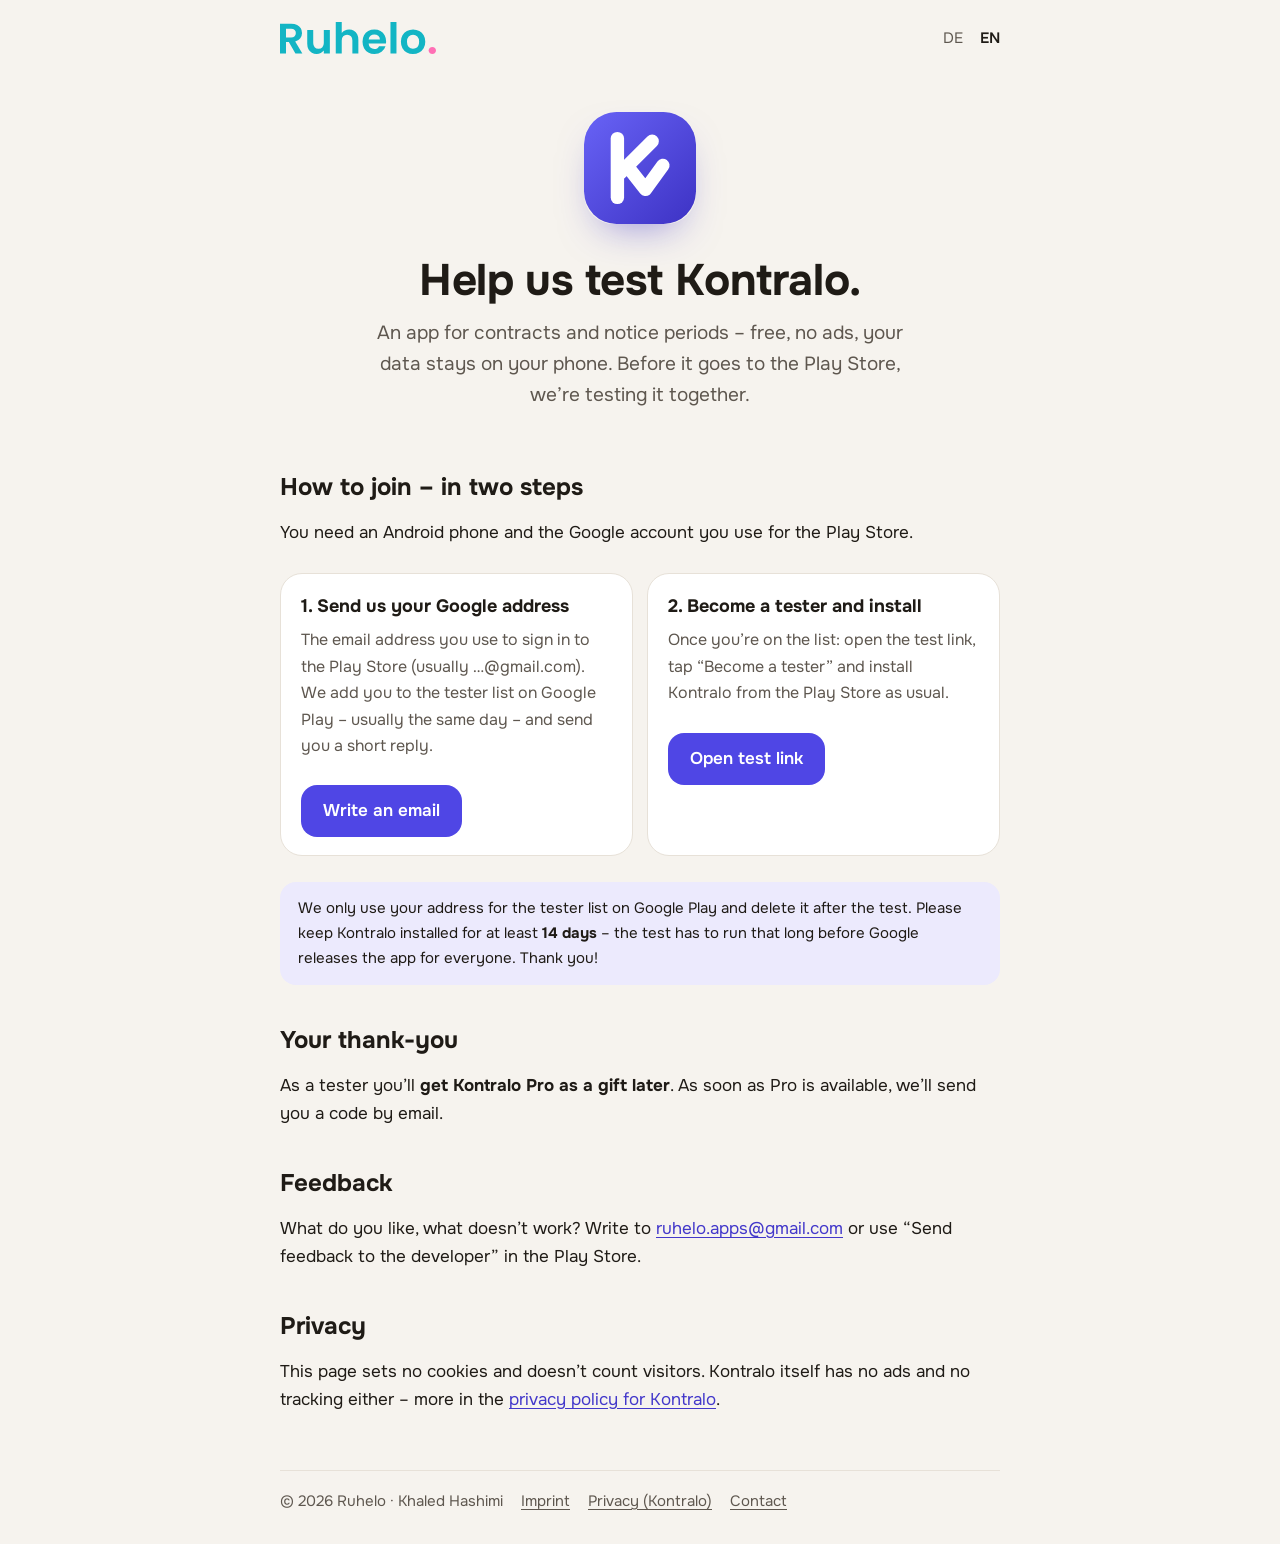
<file: kontralo/en/test/index.html>
<!doctype html>
<html lang="en">
<head>
<meta charset="utf-8">
<meta name="viewport" content="width=device-width, initial-scale=1">
<title>Test Kontralo – join in</title>
<meta name="description" content="Help test Kontralo: an app for contracts and notice periods – free, no ads, your data stays on your phone. Join in two steps.">
<meta name="robots" content="noindex">
<link rel="icon" href="../../../assets/kontralo-icon.svg?v=3" type="image/svg+xml">
<link rel="stylesheet" href="../../../assets/style.css?v=3">
</head>
<body>
<div class="wrap">
<header class="top">
  <a class="brand" href="../../../en/"><img class="logo" src="../../../assets/ruhelo-logo.svg" alt="Ruhelo" width="156" height="32" style="height:32px;width:auto"></a>
  <nav class="lang" aria-label="Sprache / Language">
    <a href="../../../kontralo/test/" hreflang="de">DE</a>
    <a href="../../../kontralo/en/test/" hreflang="en" aria-current="page">EN</a>
  </nav>
</header>
<main>

<section class="hero">
  <img class="icon" src="../../../assets/kontralo-icon.svg" alt="Kontralo">
  <h1>Help us test Kontralo.</h1>
  <p class="lead">An app for contracts and notice periods – free, no ads, your data stays on your phone. Before it goes to the Play Store, we’re testing it together.</p>
</section>

<h2>How to join – in two steps</h2>
<p>You need an Android phone and the Google account you use for the Play Store.</p>
<div class="grid">
  <div class="card">
    <h3>1. Send us your Google address</h3>
    <p>The email address you use to sign in to the Play Store (usually …@gmail.com). We add you to the tester list on Google Play – usually the same day – and send you a short reply.</p>
    <a class="badge" href="mailto:ruhelo.apps@gmail.com?subject=Testing%20Kontralo&amp;body=Hi%2C%20I%20would%20like%20to%20test%20Kontralo.%0AMy%20Google%20address%20%28Play%20Store%29%3A%20">Write an email</a>
  </div>
  <div class="card">
    <h3>2. Become a tester and install</h3>
    <p>Once you’re on the list: open the test link, tap “Become a tester” and install Kontralo from the Play Store as usual.</p>
    <a class="badge" href="https://play.google.com/apps/testing/app.ruhelo.kontralo">Open test link</a>
  </div>
</div>
<p class="note">We only use your address for the tester list on Google Play and delete it after the test. Please keep Kontralo installed for at least <strong>14 days</strong> – the test has to run that long before Google releases the app for everyone. Thank you!</p>

<h2>Your thank-you</h2>
<p>As a tester you’ll <strong>get Kontralo Pro as a gift later</strong>. As soon as Pro is available, we’ll send you a code by email.</p>

<h2>Feedback</h2>
<p>What do you like, what doesn’t work? Write to <a href="mailto:ruhelo.apps@gmail.com">ruhelo.apps@gmail.com</a> or use “Send feedback to the developer” in the Play Store.</p>

<h2>Privacy</h2>
<p>This page sets no cookies and doesn’t count visitors. Kontralo itself has no ads and no tracking either – more in the <a href="../privacy/">privacy policy for Kontralo</a>.</p>

</main>
<footer>
  <span>© 2026 Ruhelo · Khaled Hashimi</span>
  <a href="../../../en/imprint/">Imprint</a>
  <a href="../../../kontralo/en/privacy/">Privacy (Kontralo)</a>
  <a href="mailto:ruhelo.apps@gmail.com">Contact</a>
</footer>
</div>
</body>
</html>
</file>
<file: assets/style.css>
/* Ruhelo – gleiche Farben wie die App (warmes Creme, Indigo), Hell und Dunkel. Keine Cookies, keine
   externen Schriften: Onest liegt hier auf dem Server (SIL Open Font License, siehe OFL-Onest.txt). */
@font-face { font-family: "Onest"; src: url("onest.ttf") format("truetype"); font-weight: 100 900; font-display: swap; }
:root {
  --bg: #F6F3EE; --surface: #FFFFFF; --text: #1F1B16; --text2: #5E574F; --line: #E7E1D8;
  --accent: #4F46E5; --accent-text: #4338CA; --soft: #ECEAFD;
  color-scheme: light dark;
}
@media (prefers-color-scheme: dark) {
  :root { --bg: #110F0D; --surface: #1C1A18; --text: #F6F3EE; --text2: #B4ADA4; --line: #2E2A26;
          --accent: #6B63F2; --accent-text: #A8A3FA; --soft: #24213D; }
}
* { box-sizing: border-box; }
html { -webkit-text-size-adjust: 100%; }
body { margin: 0; background: var(--bg); color: var(--text); font: 17px/1.65 "Onest", system-ui, sans-serif; }
a { color: var(--accent-text); text-underline-offset: 3px; }
.wrap { max-width: 760px; margin: 0 auto; padding: 0 20px; }
header.top { display: flex; align-items: center; justify-content: space-between; padding: 22px 0; }
.brand { display: flex; align-items: center; gap: 10px; font-weight: 600; color: var(--text); text-decoration: none; }
.brand img { width: 34px; height: 34px; }
.brand img.logo { width: auto; height: 32px; }
.lang a { color: var(--text2); text-decoration: none; font-size: 15px; margin-left: 12px; }
.lang a[aria-current] { color: var(--text); font-weight: 600; }
.hero { padding: 36px 0 20px; text-align: center; }
.hero img.icon { width: 112px; height: 112px; border-radius: 30px; box-shadow: 0 18px 40px -18px rgba(61,50,196,.55); }
h1 { font-size: clamp(30px, 6vw, 44px); line-height: 1.15; margin: 22px 0 12px; letter-spacing: -0.01em; }
h2 { font-size: 24px; line-height: 1.25; margin: 40px 0 10px; }
h3 { font-size: 18px; margin: 26px 0 6px; }
.lead { font-size: 19px; color: var(--text2); max-width: 560px; margin: 0 auto; }
.badge { display: inline-block; margin-top: 26px; padding: 12px 22px; border-radius: 16px; background: var(--accent); color: #fff; font-weight: 600; text-decoration: none; }
.badge.soon { background: var(--soft); color: var(--accent-text); }
.grid { display: grid; grid-template-columns: repeat(auto-fit, minmax(220px, 1fr)); gap: 14px; margin: 26px 0; }
.card { background: var(--surface); border: 1px solid var(--line); border-radius: 22px; padding: 18px 20px; }
.card h3 { margin-top: 0; }
.card p { margin: 0; color: var(--text2); font-size: 16px; }
.legal h2 { font-size: 21px; margin-top: 34px; }
.legal p, .legal li { color: var(--text); }
.note { background: var(--soft); border-radius: 16px; padding: 14px 18px; font-size: 15px; }
footer { margin: 56px 0 30px; padding-top: 18px; border-top: 1px solid var(--line); color: var(--text2); font-size: 15px; display: flex; flex-wrap: wrap; gap: 8px 18px; }
footer a { color: var(--text2); }
</file>
